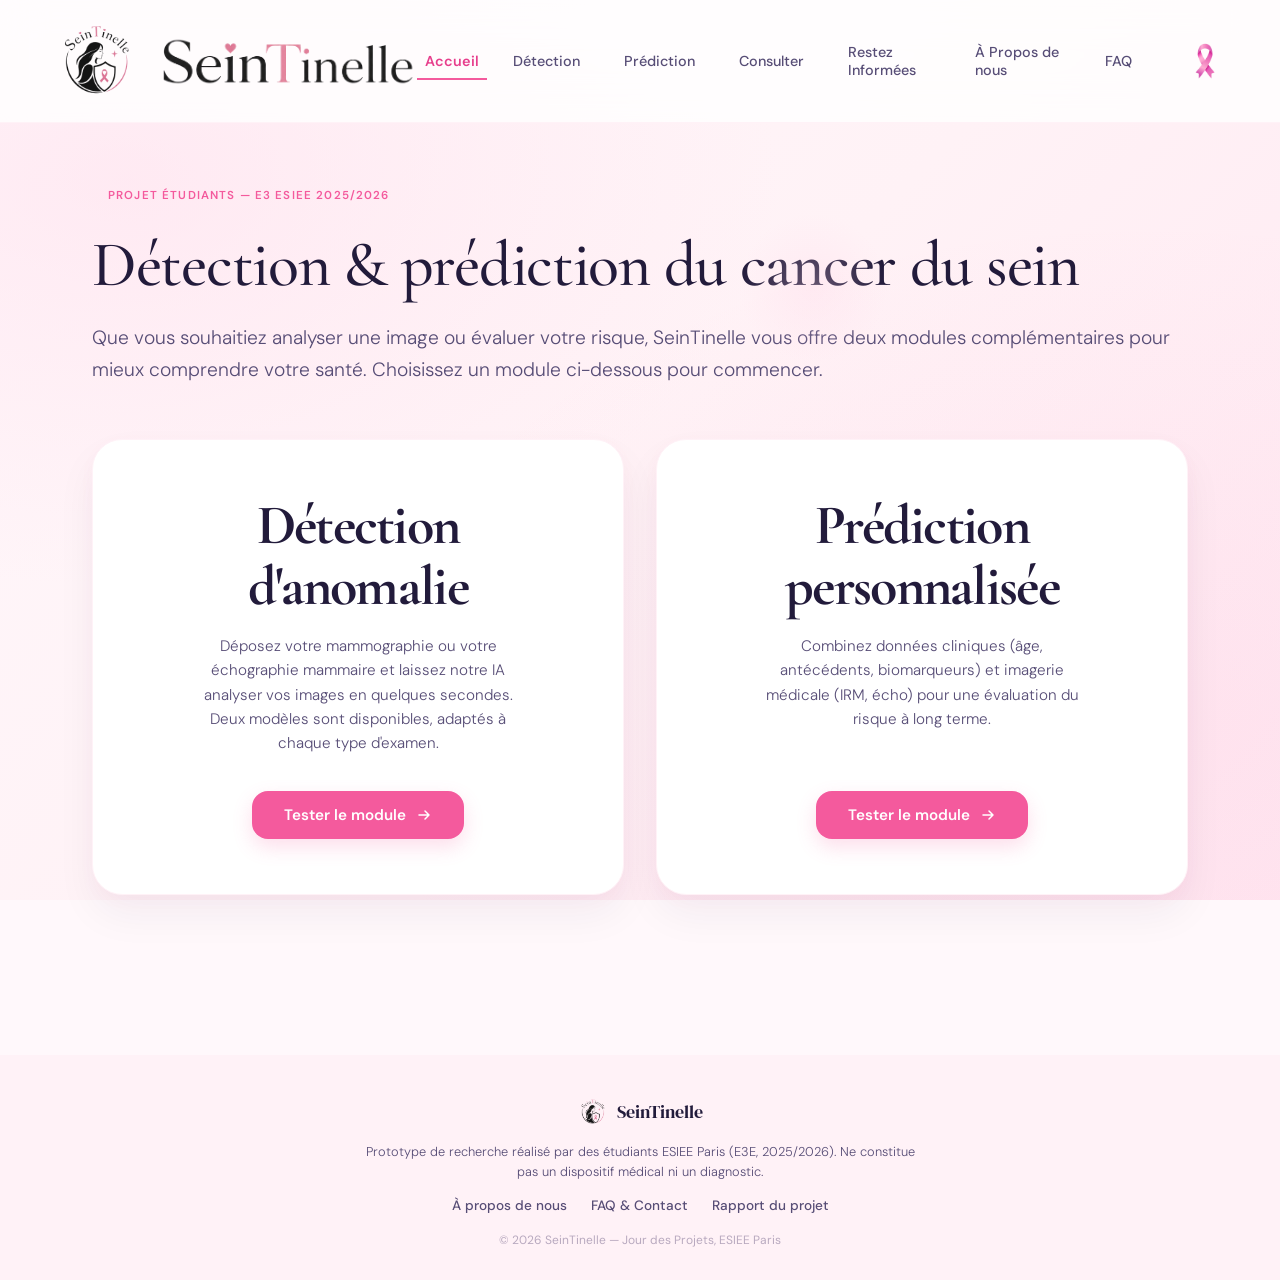
<file: frontend/index.html>
<!DOCTYPE html>
<html lang="fr">
<head>
  <meta charset="UTF-8" />
  <meta name="viewport" content="width=device-width, initial-scale=1.0" />
  <title>SeinTinelle</title>
  <link rel="stylesheet" href="style.css">
  <link rel="preconnect" href="https://fonts.googleapis.com" />
  <link href="https://fonts.googleapis.com/css2?family=DM+Serif+Display&family=DM+Sans:ital,wght@0,300;0,400;0,500;1,300&display=swap" rel="stylesheet" />
</head>
<body>

  

  <!-- ========================================================
       BARRE DE NAVIGATION 
       ======================================================== -->

  <header class="header">
    <!-- Logo SeinTinelle-->
    <a href="index.html" class="logo">
      <img src="logo.png" alt="Seintinelle Logo" class="logo-img" style="height: 90px !important;">
      <img src="nom.png" alt="description" style="height: 50px; margin-left: 12px;">
    </a>

    <!-- Liens de navigation centrés -->
    <nav class="nav">
      <a href="index.html"      class="nav-link active">Accueil</a>
      <a href="detection.html"  class="nav-link">Détection</a>
      <a href="prediction.html" class="nav-link">Prédiction</a>
      <a href="consulter.html" class="nav-link">Consulter</a>
      <a href="informees.html"  class="nav-link">Restez Informées</a>
      <a href="apropos.html"  class="nav-link">À Propos de nous</a>
      <a href="faq.html"  class="nav-link">FAQ</a>
      
    </nav>

    <!-- Logo Octobre Rose -->
    <div class="octobre-rose-wrapper">
      <img src="ruban.png" alt="Octobre Rose" class="octobre-rose-img">
    </div>
  </header>

  <!-- ========================================================
       CONTENU DE LA PAGE ACCUEIL 
       ======================================================== -->
  <main class="page">
    <div class="page-intro">
      <span class="page-tag">Projet étudiants — E3 ESIEE 2025/2026</span>
      <h1 class="page-title">Détection & prédiction du cancer du sein</h1>
      <p class="page-desc" style="max-width:100%;">
        Que vous souhaitiez analyser une image ou évaluer votre risque, SeinTinelle vous offre deux modules complémentaires pour mieux comprendre votre santé.
        Choisissez un module ci-dessous pour commencer.
      </p>
    </div>

    <div class="home-hero">

      <!-- Carte Détection -->
      <a href="detection.html" class="hero-card">
        <span class="hero-card-number">01</span>
        <div class="hero-card-icon">
          <svg viewBox="0 0 24 24" fill="none" xmlns="http://www.w3.org/2000/svg">
            <rect x="3" y="3" width="18" height="18" rx="2" stroke="currentColor" stroke-width="1.5"/>
            <circle cx="12" cy="12" r="3" stroke="currentColor" stroke-width="1.5"/>
            <path d="M12 3v3M12 18v3M3 12h3M18 12h3" stroke="currentColor" stroke-width="1.5" stroke-linecap="round" stroke-linejoin="round"/>
          </svg>
        </div>
        <h2 class="hero-card-title">Détection<br />d'anomalie</h2>
        <p class="card-desc">
          Déposez votre mammographie ou votre échographie mammaire et laissez notre IA analyser vos images en quelques secondes. Deux modèles sont disponibles, adaptés à chaque type d'examen.

        </p>
        </p>
        <!-- Nettoyé pour laisser le CSS générer le bouton rectangle rose premium -->
        <div class="hero-card-arrow">
          <svg viewBox="0 0 16 16" fill="none" xmlns="http://www.w3.org/2000/svg">
            <path d="M3 8h10M9 4l4 4-4 4" stroke="currentColor" stroke-width="1.5" stroke-linecap="round" stroke-linejoin="round"/>
          </svg>
        </div>
      </a>

      <!-- Carte Prédiction -->
      <a href="prediction.html" class="hero-card">
        <span class="hero-card-number">02</span>
        <div class="hero-card-icon">
          <svg viewBox="0 0 24 24" fill="none" xmlns="http://www.w3.org/2000/svg">
            <path d="M9 5H7a2 2 0 00-2 2v12a2 2 0 002 2h10a2 2 0 002-2V7a2 2 0 00-2-2h-2" stroke="currentColor" stroke-width="1.5"/>
            <rect x="9" y="3" width="6" height="4" rx="1" stroke="currentColor" stroke-width="1.5"/>
            <path d="M9 12h6M9 16h4" stroke="currentColor" stroke-width="1.5" stroke-linecap="round" stroke-linejoin="round"/>
          </svg>
        </div>
        <h2 class="hero-card-title">Prédiction<br />personnalisée</h2>
        <p class="hero-card-desc">
          Combinez données cliniques (âge, antécédents,
          biomarqueurs) et imagerie médicale (IRM, écho)
          pour une évaluation du risque à long terme.
        </p>
        <!-- Nettoyé pour laisser le CSS générer le bouton rectangle rose premium -->
        <div class="hero-card-arrow">
          <svg viewBox="0 0 16 16" fill="none" xmlns="http://www.w3.org/2000/svg">
            <path d="M3 8h10M9 4l4 4-4 4" stroke="currentColor" stroke-width="1.5" stroke-linecap="round" stroke-linejoin="round"/>
          </svg>
        </div>
      </a>

    </div>
  </main>

  <footer class="site-footer no-print">
    <div class="footer-content">
      <div class="footer-brand">
        <img src="logo.png" alt="SeinTinelle" class="footer-logo">
        <span>SeinTinelle</span>
      </div>
      <p class="footer-disclaimer">
        Prototype de recherche réalisé par des étudiants ESIEE Paris (E3E, 2025/2026).
        Ne constitue pas un dispositif médical ni un diagnostic.
      </p>
      <nav class="footer-links">
        <a href="apropos.html">À propos de nous</a>
        <a href="faq.html">FAQ &amp; Contact</a>
        <a href="#" target="_blank" rel="noopener">Rapport du projet</a>
      </nav>
      <p class="footer-copy">© 2026 SeinTinelle — Jour des Projets, ESIEE Paris</p>
    </div>
  </footer>

</body>
</html>
</file>
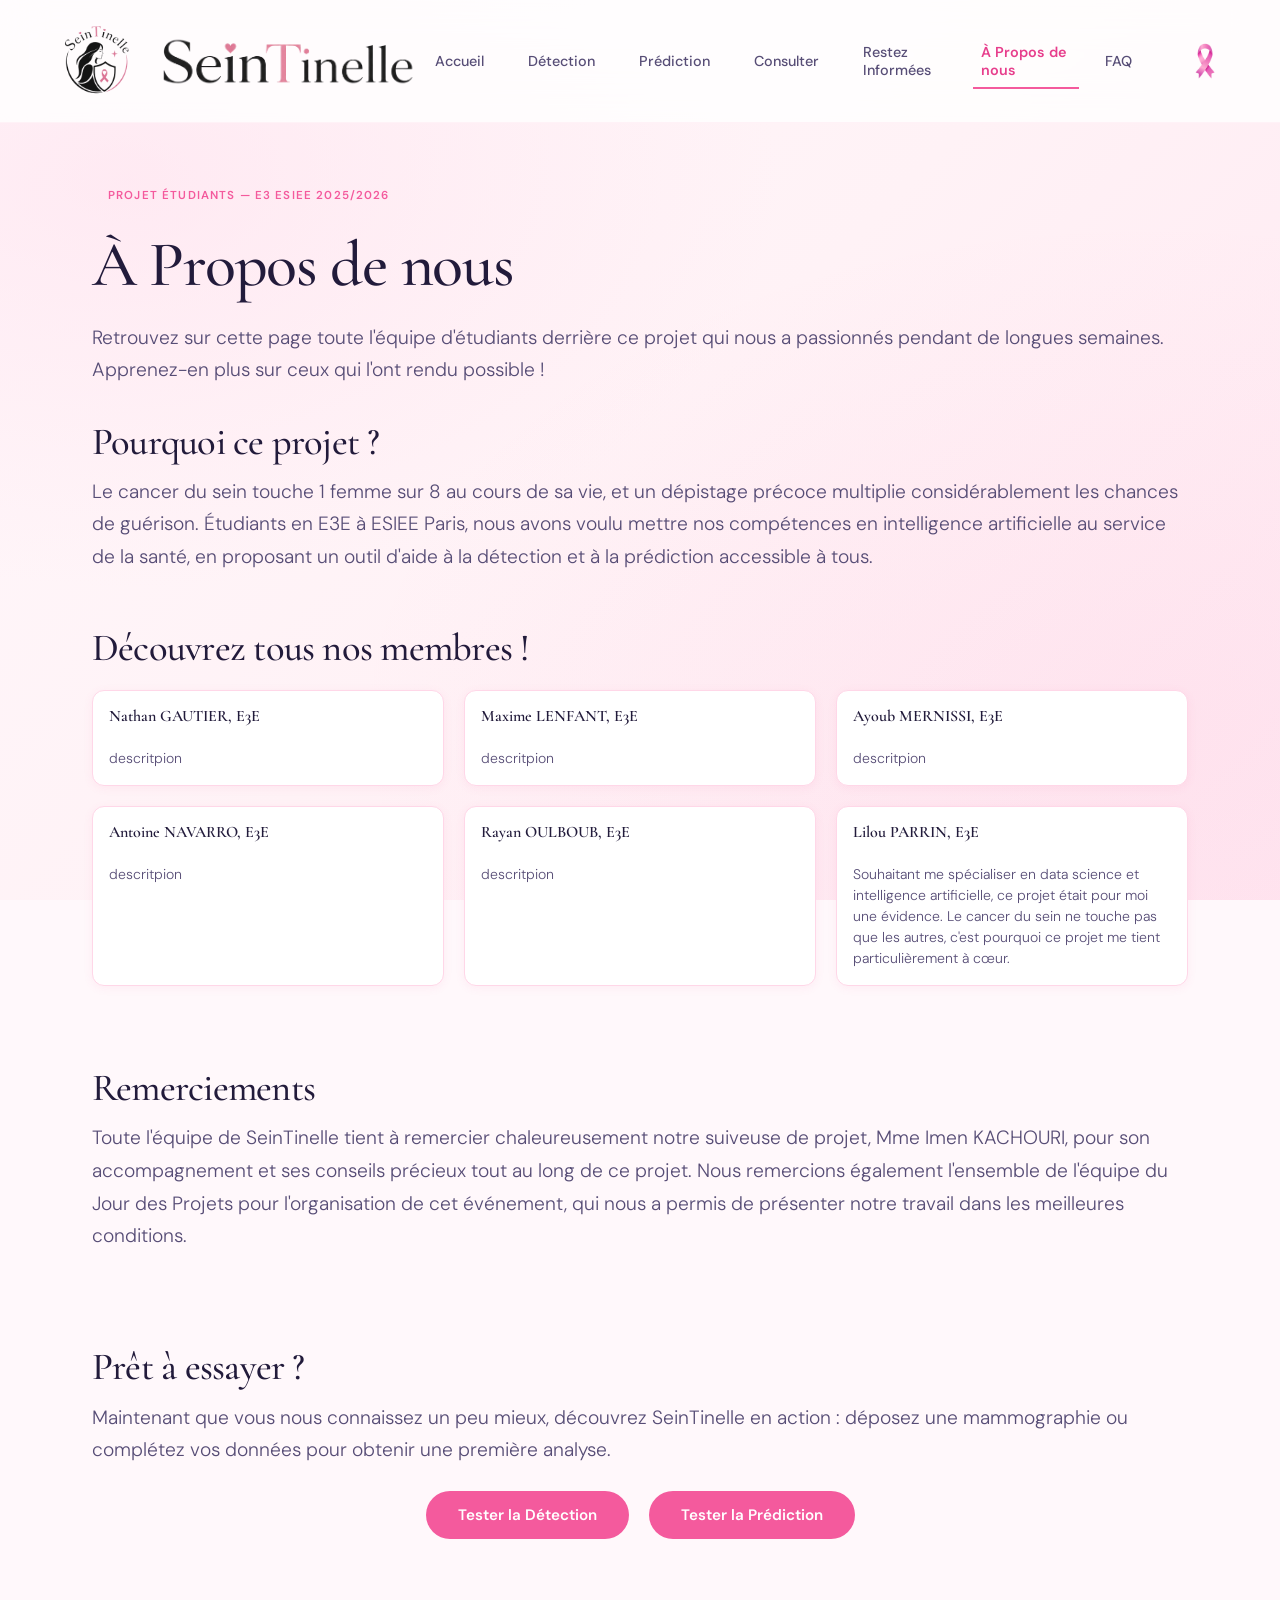
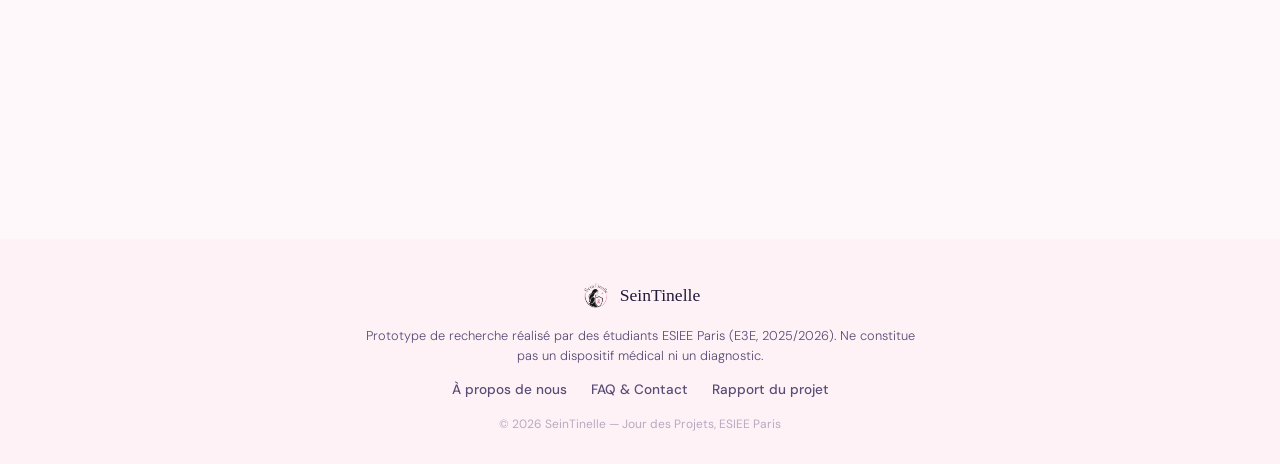
<file: frontend/apropos.html>
<!DOCTYPE html>
<html lang="fr">

<head> <!-- Afficher la page / titre sur tous les écrans et import des fichiers / mise en page -->
  <meta charset="UTF-8" />  <!-- Pour afficher les accents et caractères spéciaux -->
  <meta name="viewport" content="width=device-width, initial-scale=1.0" />
  <title>SeinTinelle — À propos de nous</title>
  <link rel="stylesheet" href="style.css" />
  <link rel="preconnect" href="https://fonts.googleapis.com" />
  <link href="https://fonts.googleapis.com/css2?family=Cormorant+Garamond:wght@500;600&family=DM+Sans:ital,wght@0,300;0,400;0,500;1,300&display=swap" rel="stylesheet" />
</head>
<body>

  <header class="header"> <!-- Logo vers page d'accueil -->
    <a href="index.html" class="logo">
      <img src="logo.png" alt="Seintinelle Logo" class="logo-img" style="height: 90px !important;">
      <img src="nom.png" alt="description" style="height: 50px; margin-left: 12px;">
    </a>

    <nav class="nav"> <!-- Menu de navigation -->
      <a href="index.html"      class="nav-link">Accueil</a>
      <a href="detection.html"  class="nav-link">Détection</a>
      <a href="prediction.html" class="nav-link">Prédiction</a>
      <a href="consulter.html" class="nav-link">Consulter</a>
      <a href="informees.html"  class="nav-link">Restez Informées</a>
      <a href="apropos.html"  class="nav-link active">À Propos de nous</a>
      <a href="faq.html"  class="nav-link">FAQ</a>

    </nav>
    <div class="octobre-rose-wrapper">
      <img src="ruban.png" alt="Octobre Rose" class="octobre-rose-img">
    </div>
  </header>

  <main class="page">

    <div class="page-intro"> <!-- Introduction de la page -->
      <span class="page-tag">Projet étudiants — E3 ESIEE 2025/2026</span>
      <h1 class="page-title">À Propos de nous</h1>
      <p class="page-desc" style="max-width:100%;">
        Retrouvez sur cette page toute l'équipe d'étudiants derrière ce projet 
        qui nous a passionnés pendant de longues semaines. Apprenez-en plus sur 
        ceux qui l'ont rendu possible !
        <br><br>

      </p>
      <h2 class="info-section-title">Pourquoi ce projet ?</h2>
      <p class="page-desc" style="max-width:100%;">
        Le cancer du sein touche 1 femme sur 8 au cours de sa vie, et un dépistage 
        précoce multiplie considérablement les chances de guérison. Étudiants en E3E 
        à ESIEE Paris, nous avons voulu mettre nos compétences en intelligence 
        artificielle au service de la santé, en proposant un outil d'aide à la 
        détection et à la prédiction accessible à tous.
      </p>

    </div>

 <!-- ══════════════════════════════════════════
     SECTION 1 — MEMBRES DE L'EQUIPE
     ══════════════════════════════════════════ -->

<div class="info-section"> <!-- Conteneur global -->
  <h2 class="info-section-title">Découvrez tous nos membres !</h2>

  <div class="info-grid"> <!-- Grille uniquement pour les cartes -->

    <div class="info-card">
      <h3 class="info-card-title">Nathan GAUTIER, E3E</h3>
      <p class="info-card-desc">descritpion</p>
    </div>

    <div class="info-card">
      <h3 class="info-card-title">Maxime LENFANT, E3E</h3>
      <p class="info-card-desc">descritpion</p>
    </div>

    <div class="info-card">
      <h3 class="info-card-title">Ayoub MERNISSI, E3E</h3>
      <p class="info-card-desc">descritpion</p>
    </div>

    <div class="info-card">
      <h3 class="info-card-title">Antoine NAVARRO, E3E</h3>
      <p class="info-card-desc">descritpion</p>
    </div>

    <div class="info-card">
      <h3 class="info-card-title">Rayan OULBOUB, E3E</h3>
      <p class="info-card-desc">descritpion</p>
    </div>

    <div class="info-card">
      <h3 class="info-card-title">Lilou PARRIN, E3E</h3>
      <p class="info-card-desc">Souhaitant me spécialiser en data science 
        et intelligence artificielle, ce projet était pour moi une évidence. 
        Le cancer du sein ne touche pas que les autres, c'est pourquoi ce projet 
        me tient particulièrement à cœur.</p>
    </div>

  </div>
</div>

<!-- ══════════════════════════════════════════
     SECTION 2 — Remerciements
     ══════════════════════════════════════════ -->
     <h2 class="info-section-title">Remerciements</h2>
     <p class="page-desc" style="max-width:100%;">
      Toute l'équipe de SeinTinelle tient à remercier chaleureusement notre 
      suiveuse de projet, Mme Imen KACHOURI, pour son accompagnement et ses 
      conseils précieux tout au long de ce projet. Nous remercions également 
      l'ensemble de l'équipe du Jour des Projets pour l'organisation de cet 
      événement, qui nous a permis de présenter notre travail dans les 
      meilleures conditions.
      <br><br>
     </p>

   <!-- ══════════════════════════════════════════
     SECTION 3 — CTA FINAL
     ══════════════════════════════════════════ -->

<div class="info-section cta-section">
  <h2 class="info-section-title">Prêt à essayer ?</h2>
  <p class="page-desc" style="max-width:100%;">
    Maintenant que vous nous connaissez un peu mieux, découvrez SeinTinelle 
    en action : déposez une mammographie ou complétez vos données pour 
    obtenir une première analyse.
  </p>

  <div class="cta-buttons">
    <a href="detection.html" class="cta-btn">Tester la Détection</a>
    <a href="prediction.html" class="cta-btn">Tester la Prédiction</a>
  </div>
</div>

  </main>

  <footer class="site-footer">
    <div class="footer-content">
      <div class="footer-brand">
        <img src="logo.png" alt="SeinTinelle" class="footer-logo">
        <span>SeinTinelle</span>
      </div>
      <p class="footer-disclaimer">
        Prototype de recherche réalisé par des étudiants ESIEE Paris (E3E, 2025/2026).
        Ne constitue pas un dispositif médical ni un diagnostic.
      </p>
      <nav class="footer-links">
        <a href="apropos.html">À propos de nous</a>
        <a href="faq.html">FAQ &amp; Contact</a>
        <a href="#" target="_blank" rel="noopener">Rapport du projet</a>
      </nav>
      <p class="footer-copy">© 2026 SeinTinelle — Jour des Projets, ESIEE Paris</p>
    </div>
  </footer>

</body>
</html>
</file>
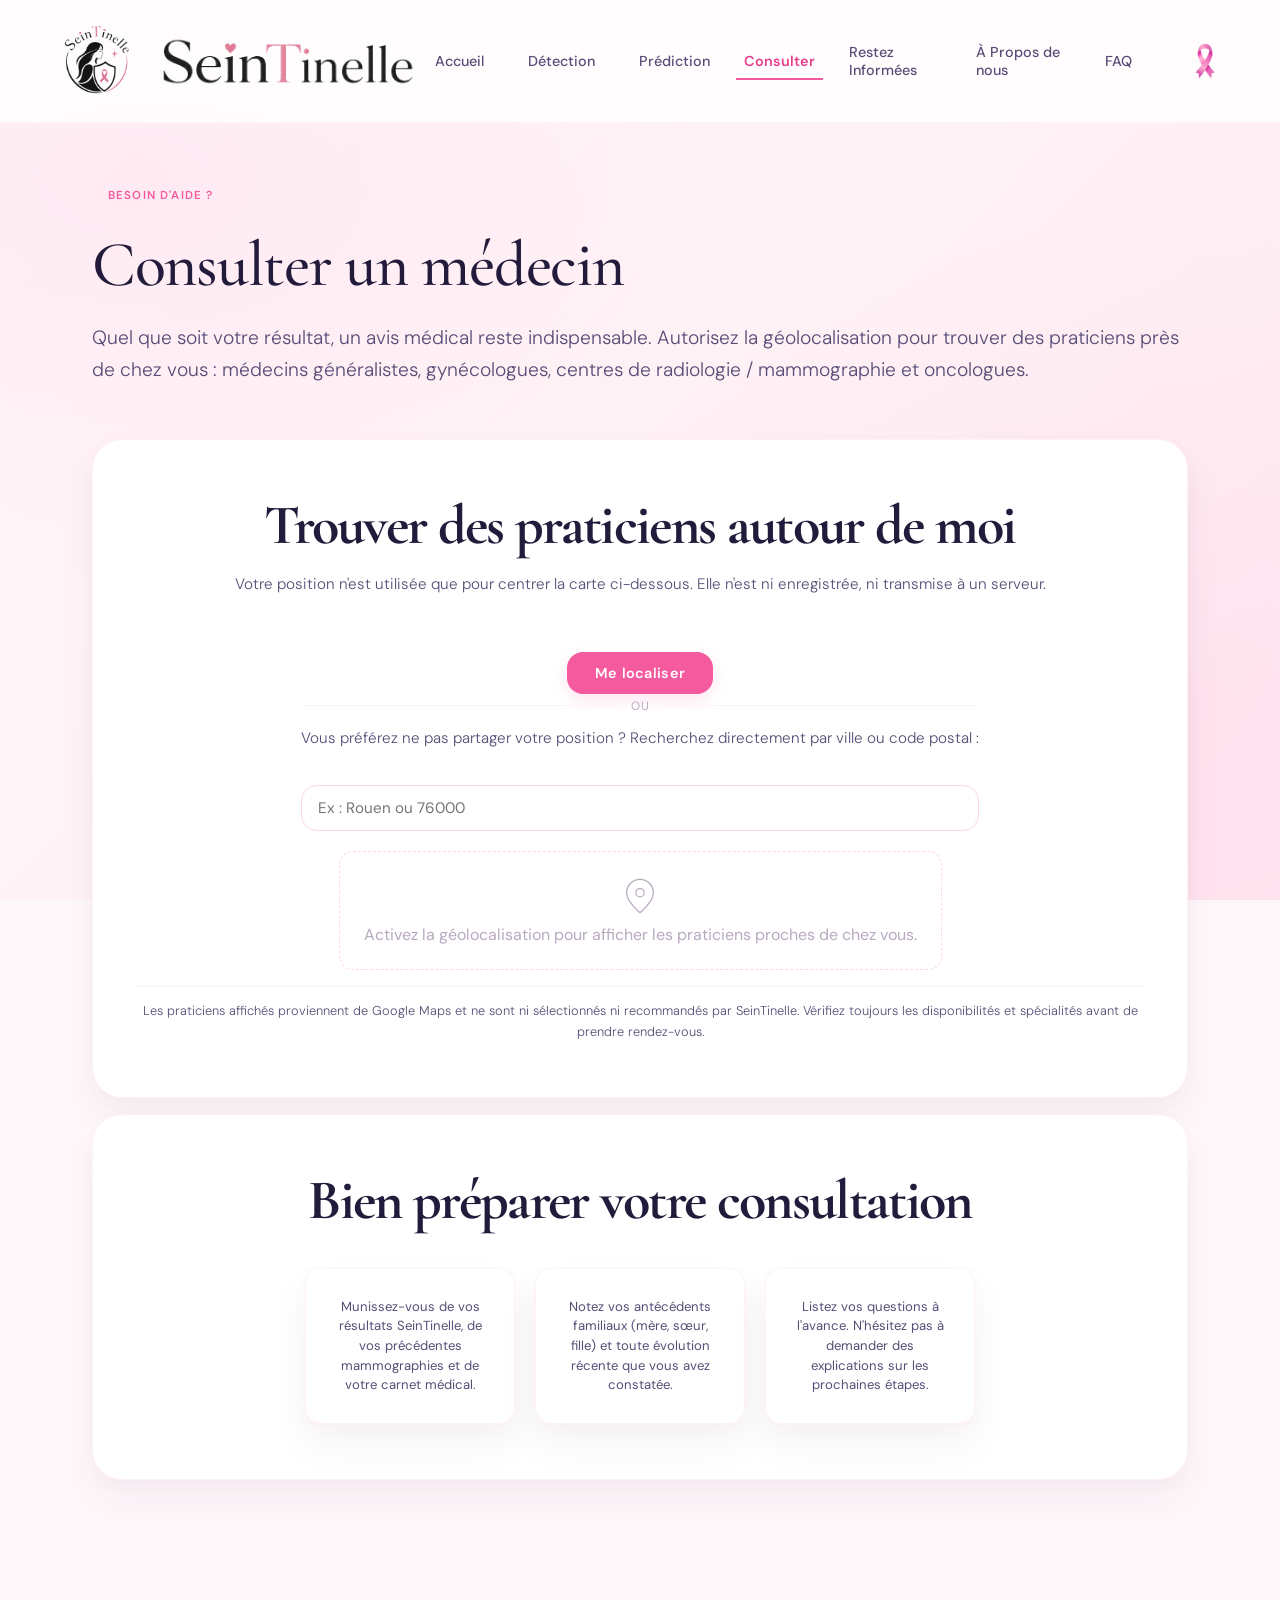
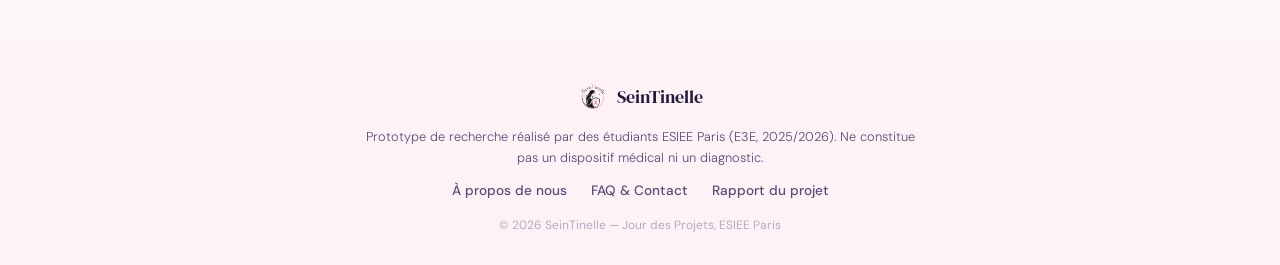
<file: frontend/consulter.html>
<!DOCTYPE html>
<html lang="fr">
<head>
  <meta charset="UTF-8" />
  <meta name="viewport" content="width=device-width, initial-scale=1.0" />
  <title>SeinTinelle — Consulter un médecin</title>
  <link rel="stylesheet" href="style.css" />
  <link rel="preconnect" href="https://fonts.googleapis.com" />
  <link href="https://fonts.googleapis.com/css2?family=DM+Serif+Display&family=DM+Sans:ital,wght@0,300;0,400;0,500;1,300&display=swap" rel="stylesheet" />
</head>
<body>

  <header class="header">
    <a href="index.html" class="logo">
      <img src="logo.png" alt="Seintinelle Logo" class="logo-img" style="height: 90px !important;">
      <img src="nom.png" alt="description" style="height: 50px; margin-left: 12px;">
    </a>
    <nav class="nav">
      <a href="index.html"      class="nav-link">Accueil</a>
      <a href="detection.html"  class="nav-link">Détection</a>
      <a href="prediction.html" class="nav-link">Prédiction</a>
      <a href="consulter.html"  class="nav-link active">Consulter</a>
      <a href="informees.html"  class="nav-link">Restez Informées</a>
      <a href="apropos.html"    class="nav-link">À Propos de nous</a>
      <a href="faq.html"        class="nav-link">FAQ</a>
    </nav>
    <div class="octobre-rose-wrapper">
      <img src="ruban.png" alt="Octobre Rose" class="octobre-rose-img">
    </div>
  </header>

  <main class="page">

    <div class="page-intro">
      <span class="page-tag">Besoin d'aide ?</span>
      <h1 class="page-title">Consulter un médecin</h1>
      <p class="page-desc" style="max-width:100%;">
        Quel que soit votre résultat, un avis médical reste indispensable.
        Autorisez la géolocalisation pour trouver des praticiens près de chez vous :
        médecins généralistes, gynécologues, centres de radiologie / mammographie et oncologues.
      </p>
    </div>

    <div class="card mt-16">
      <p class="card-title">Localisation</p>
      <h2 class="card-heading">Trouver des praticiens autour de moi</h2>
      <p class="card-desc" style="max-width:100%;">
        Votre position n'est utilisée que pour centrer la carte ci-dessous.
        Elle n'est ni enregistrée, ni transmise à un serveur.
      </p>

      <button class="btn-primary" id="locateBtn" style="margin-top:8px;margin-bottom:20px;">
        <span>Me localiser</span>
      </button>

      <div class="manual-locate">
        <p class="manual-locate-sep"><span>ou</span></p>
        <p class="card-desc" style="max-width:100%;">
          Vous préférez ne pas partager votre position ? Recherchez directement par ville ou code postal :
        </p>
        <div class="manual-locate-row">
          <input type="text" id="manualLocationInput" placeholder="Ex : Rouen ou 76000" />
          <button class="btn-secondary" id="manualLocateBtn" type="button">Rechercher</button>
        </div>
      </div>

      <div class="filter-row hidden" id="filterRow">
        <button class="filter-chip active" data-q="médecin">Tous</button>
        <button class="filter-chip" data-q="médecin généraliste">Généraliste</button>
        <button class="filter-chip" data-q="gynécologue">Gynécologue</button>
        <button class="filter-chip" data-q="centre de radiologie mammographie">Radiologie / Mammographie</button>
        <button class="filter-chip" data-q="oncologue cancérologue">Oncologue</button>
      </div>

      <div class="map-state map-idle" id="mapIdle">
        <svg viewBox="0 0 48 48" fill="none" xmlns="http://www.w3.org/2000/svg">
          <path d="M24 4C15.2 4 8 11.2 8 20c0 11 16 24 16 24s16-13 16-24c0-8.8-7.2-16-16-16z" stroke="currentColor" stroke-width="1.5" stroke-linejoin="round"/>
          <circle cx="24" cy="20" r="5" stroke="currentColor" stroke-width="1.5"/>
        </svg>
        <p>Activez la géolocalisation pour afficher les praticiens proches de chez vous.</p>
      </div>

      <div class="map-state map-error hidden" id="mapError">
        <svg viewBox="0 0 48 48" fill="none" xmlns="http://www.w3.org/2000/svg" style="color:var(--danger)">
          <circle cx="24" cy="24" r="20" stroke="currentColor" stroke-width="1.5"/>
          <path d="M24 16v10M24 30v2" stroke="currentColor" stroke-width="2" stroke-linecap="round"/>
        </svg>
        <p style="font-weight:500">Localisation indisponible</p>
        <p style="font-size:0.85rem;color:var(--text-muted);text-align:center;line-height:1.5">
          Vérifiez que la géolocalisation est autorisée pour ce site
          dans les réglages de votre navigateur, puis réessayez —
          ou utilisez la recherche par ville / code postal ci-dessus.
        </p>
      </div>

      <div class="map-wrapper hidden" id="mapWrapper" style="width:100%;">
        <iframe
          id="mapFrame"
          width="100%"
          height="280"
          style="border:0;border-radius:14px;display:block;"
          loading="lazy"
          referrerpolicy="no-referrer-when-downgrade">
        </iframe>

        <a href="#" id="openMapsLink" target="_blank" rel="noopener" style="display:inline-flex;align-items:center;justify-content:center;gap:8px;text-decoration:none;margin-top:12px;width:100%;">
          Voir tous les résultats sur Google Maps
          <svg viewBox="0 0 16 16" fill="none" xmlns="http://www.w3.org/2000/svg" style="width:14px;height:14px;flex-shrink:0;">
            <path d="M6 3h7v7M13 3L3 13" stroke="currentColor" stroke-width="1.5" stroke-linecap="round" stroke-linejoin="round"/>
          </svg>
        </a>
      </div>

      <p class="disclaimer" style="margin-top:16px;">
        Les praticiens affichés proviennent de Google Maps et ne sont ni sélectionnés
        ni recommandés par SeinTinelle. Vérifiez toujours les disponibilités et
        spécialités avant de prendre rendez-vous.
      </p>
    </div>

    <div class="card mt-16">
      <p class="card-title">Avant le rendez-vous</p>
      <h2 class="card-heading">Bien préparer votre consultation</h2>
      <div class="info-grid" style="grid-template-columns: repeat(3, 1fr);">
        <div class="stat-card">
          <div class="stat-label">Munissez-vous de vos résultats SeinTinelle, de vos précédentes mammographies et de votre carnet médical.</div>
        </div>
        <div class="stat-card">
          <div class="stat-label">Notez vos antécédents familiaux (mère, sœur, fille) et toute évolution récente que vous avez constatée.</div>
        </div>
        <div class="stat-card">
          <div class="stat-label">Listez vos questions à l'avance. N'hésitez pas à demander des explications sur les prochaines étapes.</div>
        </div>
      </div>
    </div>

  </main>

  <footer class="site-footer no-print">
    <div class="footer-content">
      <div class="footer-brand">
        <img src="logo.png" alt="SeinTinelle" class="footer-logo">
        <span>SeinTinelle</span>
      </div>
      <p class="footer-disclaimer">
        Prototype de recherche réalisé par des étudiants ESIEE Paris (E3E, 2025/2026).
        Ne constitue pas un dispositif médical ni un diagnostic.
      </p>
      <nav class="footer-links">
        <a href="apropos.html">À propos de nous</a>
        <a href="faq.html">FAQ &amp; Contact</a>
        <a href="#" target="_blank" rel="noopener">Rapport du projet</a>
      </nav>
      <p class="footer-copy">© 2026 SeinTinelle — Jour des Projets, ESIEE Paris</p>
    </div>
  </footer>

  <script src="consulter.js"></script>
</body>
</html>
</file>
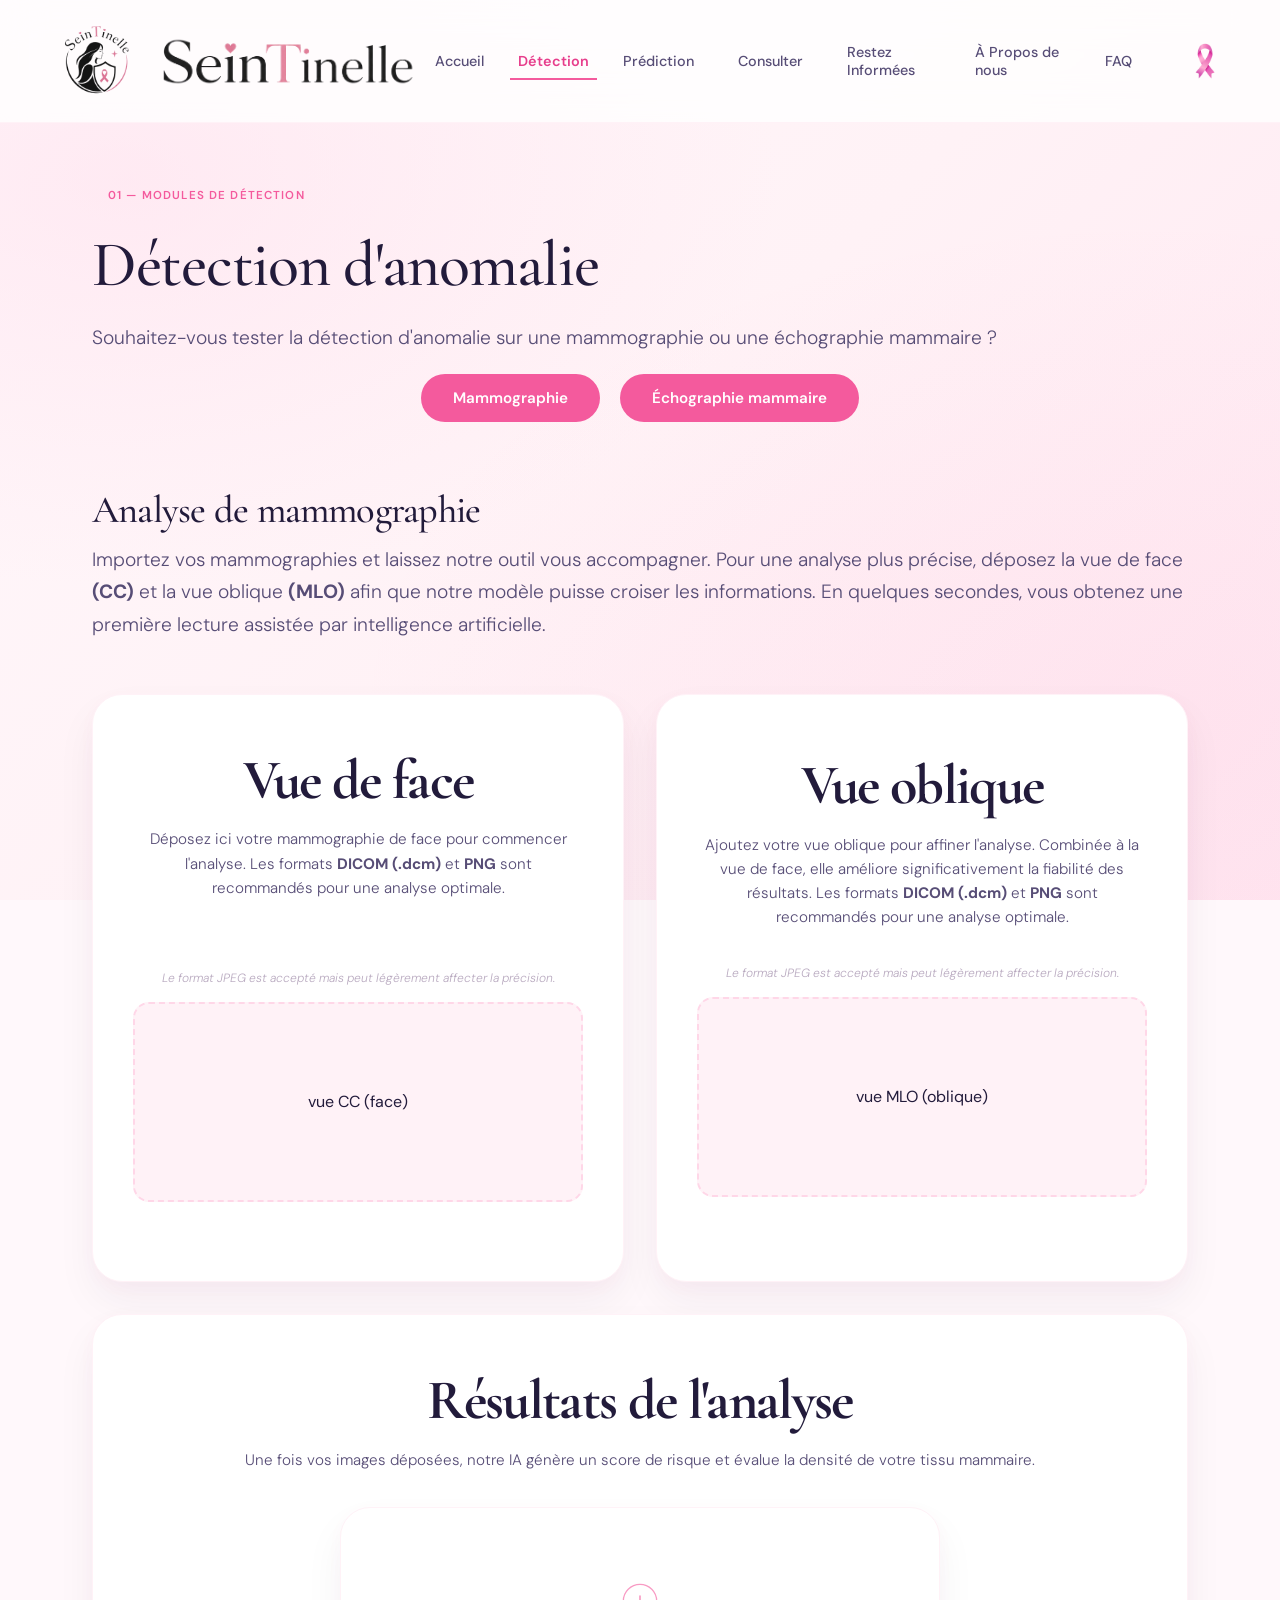
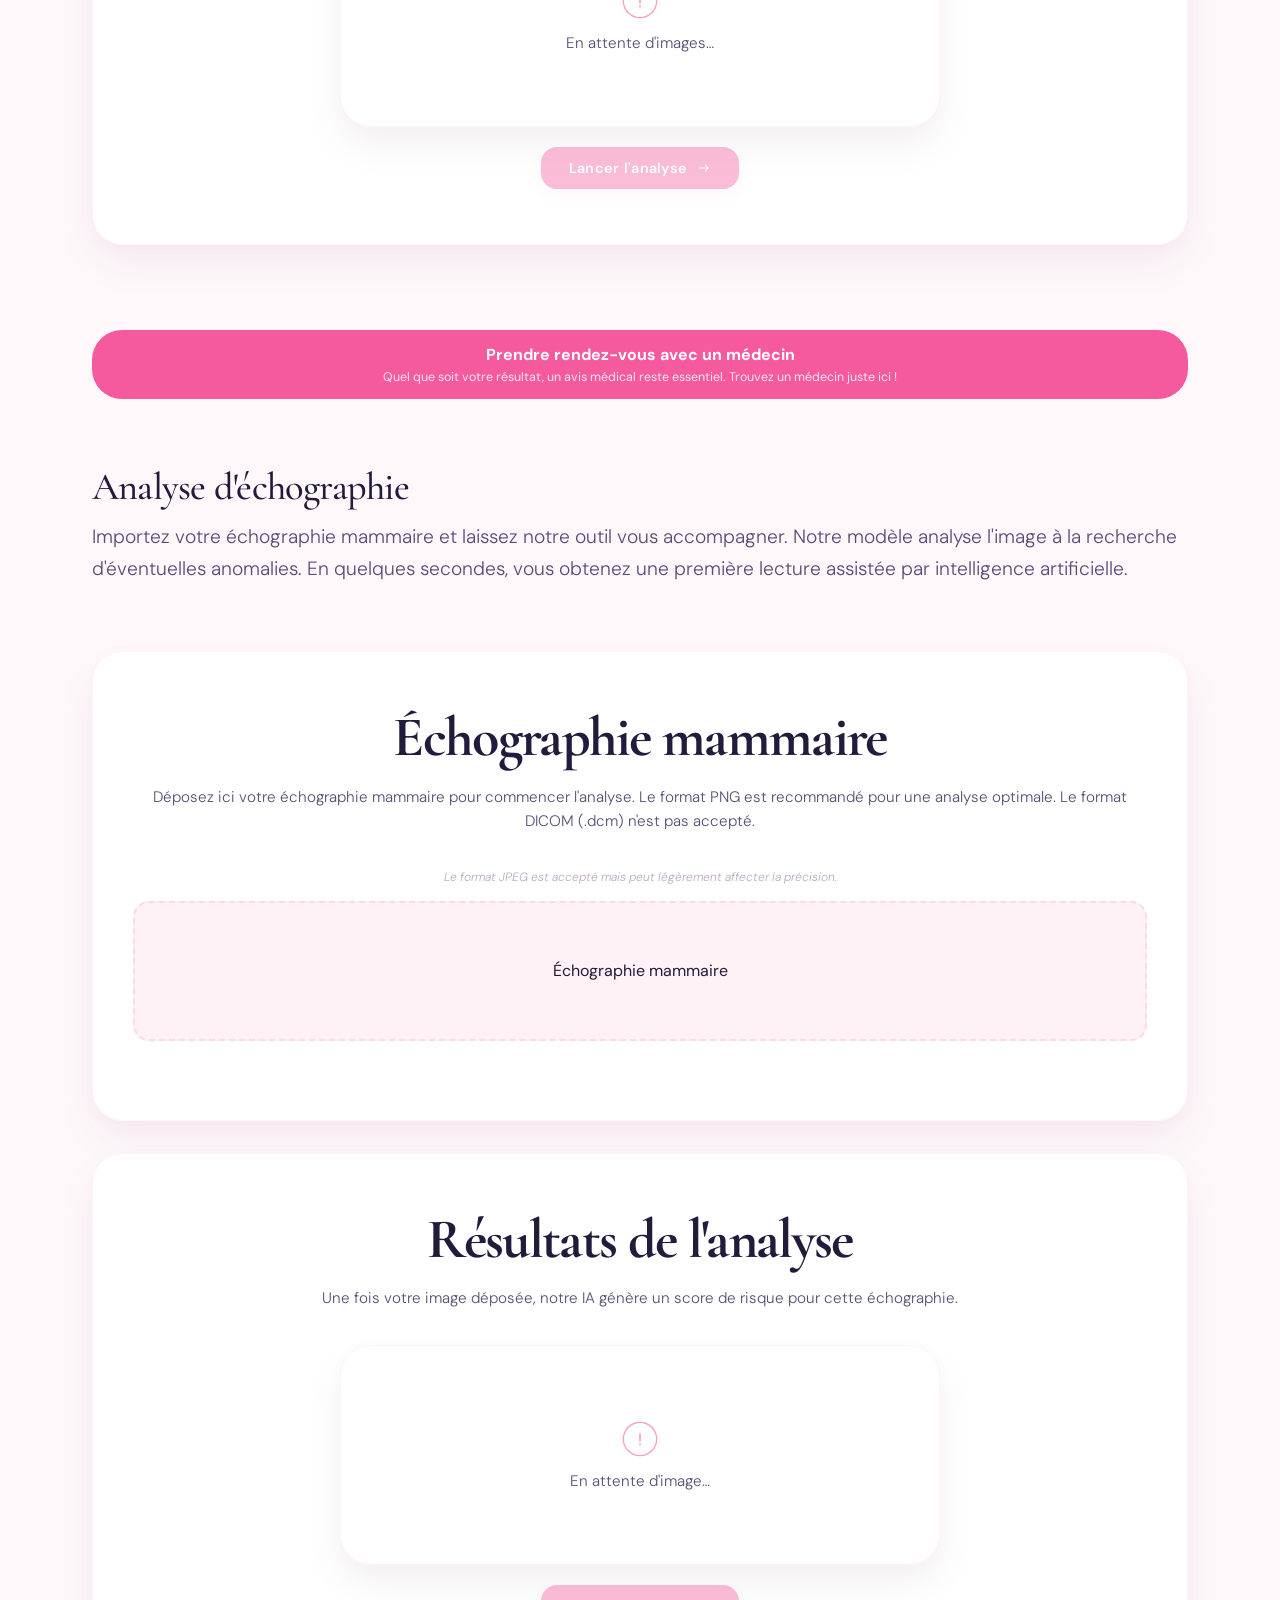
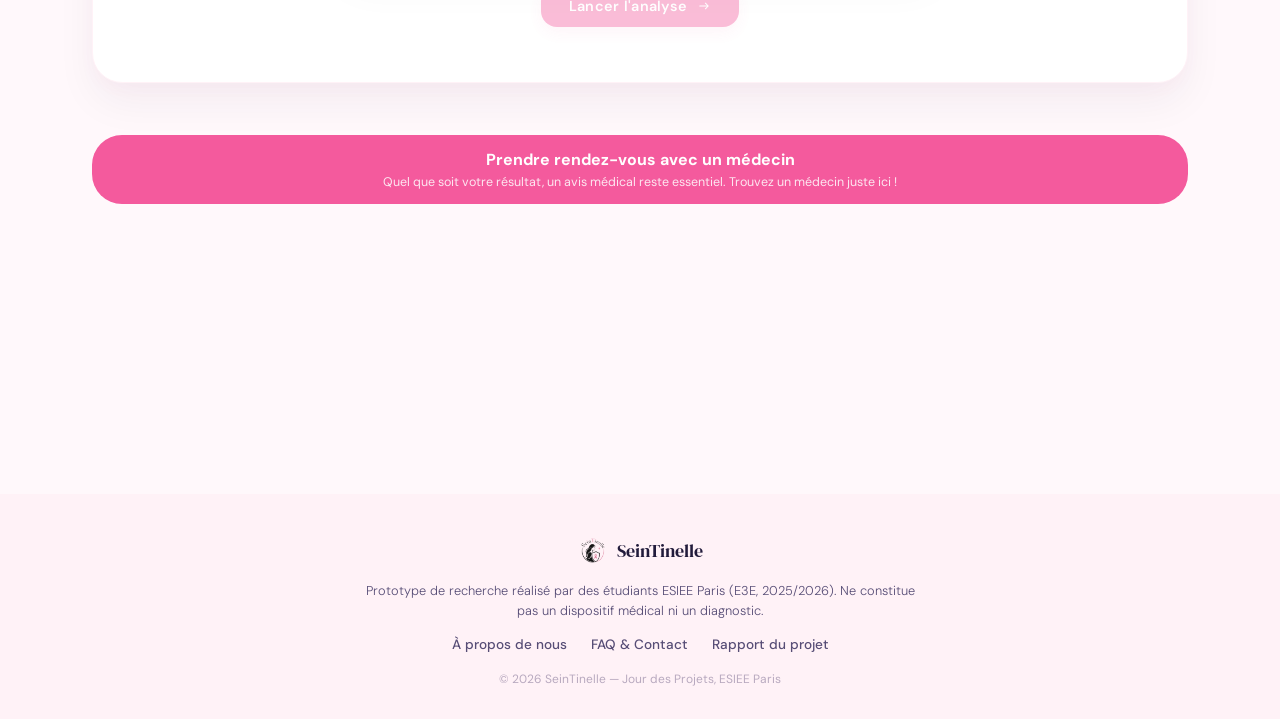
<file: frontend/detection.html>
<!DOCTYPE html>
<html lang="fr">
<head>
  <meta charset="UTF-8" />
  <meta name="viewport" content="width=device-width, initial-scale=1.0" />
  <title>SeinTinelle — Détection</title>
  <link rel="stylesheet" href="style.css" />
  <link rel="preconnect" href="https://fonts.googleapis.com" />
  <link href="https://fonts.googleapis.com/css2?family=DM+Serif+Display&family=DM+Sans:ital,wght@0,300;0,400;0,500;1,300&display=swap" rel="stylesheet" />
</head>
<body>

  <!-- POPUP PRÉVENTION -->
  <div class="prevention-overlay hidden" id="preventionOverlay">
    <div class="prevention-modal">
      <div class="prevention-ribbon">🎗</div>
      <span class="prevention-tag">Rappel de prévention</span>
      <h2 class="prevention-title">L'IA ne remplace pas<br>un dépistage officiel</h2>
      <p class="prevention-body">
        Ce système est un <strong>outil d'aide à la détection.</strong><br>
        Seul un examen médical réalisé et interprété par un <strong>radiologues certifiés</strong> permet d'établir un <strong>diagnostic fiable.</strong>
      </p>
      <div class="prevention-stat">
        <div class="prevention-stat-num">90%</div>
        <div class="prevention-stat-text">des cancers du sein se guérissent lorsqu'ils sont détectés à un <strong>stade précoce.</strong></div>
      </div>
      <div class="prevention-bar-track">
        <div class="prevention-bar-fill" id="prevBar"></div>
      </div>
      <p class="prevention-progress-label" id="prevLabel">Analyse en cours… fermeture automatique</p>
      <button class="btn-primary" onclick="closePrevention()">J'ai compris, continuer</button>
    </div>
  </div>

  <header class="header no-print">
    <!-- Logo SeinTinelle + Nom -->
    <a href="index.html" class="logo">
      <img src="logo.png" alt="Seintinelle Logo" class="logo-img" style="height: 90px !important;">
      <img src="nom.png" alt="description" style="height: 50px; margin-left: 12px;">
    </a>

    <nav class="nav">
      <a href="index.html"      class="nav-link">Accueil</a>
      <a href="detection.html"  class="nav-link active">Détection</a>
      <a href="prediction.html" class="nav-link">Prédiction</a>
      <a href="consulter.html" class="nav-link">Consulter</a>
      <a href="informees.html"  class="nav-link">Restez Informées</a>
      <a href="apropos.html"  class="nav-link">À Propos de nous</a>
      <a href="faq.html"  class="nav-link">FAQ</a>
    </nav>

    <!-- Logo Octobre Rose -->
    <div class="octobre-rose-wrapper">
      <img src="ruban.png" alt="Octobre Rose" class="octobre-rose-img">
    </div>
  </header>

  <main class="page">
    <div class="page-intro">
      <span class="page-tag">01 — Modules de détection</span>
      <h1 class="page-title">Détection d'anomalie</h1>
      <p class="page-desc" style="max-width:100%;">
        Souhaitez-vous tester la détection d'anomalie sur une mammographie ou une échographie mammaire ?
      </p>
    
      <div class="cta-buttons no-print" style="justify-content:center; margin-top:20px;">
        <a href="#mammographie" class="cta-btn">Mammographie</a>
        <a href="#echographie" class="cta-btn">Échographie mammaire</a>
      </div>
      <p class="page-desc" style="max-width:100%;">
        <br><br>
      </p>
    
      <h2 class="info-section-title" id="mammographie">Analyse de mammographie</h2>
      <p class="page-desc" style="max-width:100%;">
        Importez vos mammographies et laissez notre outil vous accompagner. Pour une analyse plus précise, déposez la vue de face <strong>(CC)</strong> et la vue oblique <strong>(MLO)</strong> afin que notre modèle puisse croiser les informations. En quelques secondes, vous obtenez une première lecture assistée par intelligence artificielle.
      </p>
    </div>

    <!-- Ligne du haut : deux vues côte à côte -->
    <div class="no-print" style="display:grid;grid-template-columns:1fr 1fr;gap:32px;margin-bottom:32px;">

      <!-- Vue 1 -->
      <div class="card">
        <p class="card-title">Vue 1 — Obligatoire</p>
        <h2 class="card-heading">Vue de face</h2>
        <p class="card-desc" style="max-width:100%;">Déposez ici votre mammographie de face pour commencer l'analyse. Les formats <strong>DICOM (.dcm)</strong> et <strong>PNG</strong> sont recommandés pour une analyse optimale.</p>
        <p class="card-desc" style="max-width:100%;">
        </p>

        <p class="info-secondaire" style="margin-bottom:16px;">Le format JPEG est accepté mais peut légèrement affecter la précision.</p>
        <div class="format-warning hidden" id="formatWarning1">
          <svg viewBox="0 0 16 16" fill="none"><path d="M8 2a6 6 0 100 12A6 6 0 008 2zM8 6v3M8 10.5v.5" stroke="currentColor" stroke-width="1.5" stroke-linecap="round"/></svg>
          Pour des résultats optimaux, utilisez un fichier DICOM (.dcm) ou PNG. Le format JPEG est accepté mais peut légèrement affecter la précision.
        </div>

        <div class="dropzone" id="dropzone1">
          <input type="file" id="fileInput1" accept=".dcm,.jpg,.jpeg,.png" hidden />
          <div class="dropzone-inner" id="dropzoneInner1">
            <svg class="dropzone-icon" viewBox="0 0 48 48" fill="none">
              <circle cx="24" cy="24" r="22" stroke="currentColor" stroke-width="1.5"/>
              <path d="M24 32V18M18 24l6-6 6 6" stroke="currentColor" stroke-width="1.5" stroke-linecap="round" stroke-linejoin="round"/>
            </svg>
            <p class="dropzone-text">vue CC (face)<br/><span> <button class="link-btn" id="browseBtn1">parcourir</button></span></p>
          </div>
          <img id="preview1" class="preview-img hidden" alt="Vue 1" />
          <div id="dicomPreview1" class="dicom-badge hidden">DICOM chargé</div>
        </div>
      </div>

      <!-- Vue 2 -->
      <div class="card">
        <p class="card-title">Vue 2 — Recommandée</p>
        <h2 class="card-heading">Vue oblique</h2>
        <p class="card-desc" style="max-width:100%;">Ajoutez votre vue oblique pour affiner l'analyse. Combinée à la vue de face, elle améliore significativement la fiabilité des résultats. Les formats <strong>DICOM (.dcm)</strong> et <strong>PNG</strong> sont recommandés pour une analyse optimale.</p>
        <p class="info-secondaire" style="margin-bottom:16px;">Le format JPEG est accepté mais peut légèrement affecter la précision.</p>

    

        <div class="format-warning hidden" id="formatWarning2">
          <svg viewBox="0 0 16 16" fill="none"><path d="M8 2a6 6 0 100 12A6 6 0 008 2zM8 6v3M8 10.5v.5" stroke="currentColor" stroke-width="1.5" stroke-linecap="round"/></svg>
          Pour des résultats optimaux, utilisez un fichier DICOM (.dcm) ou PNG. Le format JPEG est accepté mais peut légèrement affecter la précision.
        </div>

        <div class="dropzone" id="dropzone2">
          <input type="file" id="fileInput2" accept=".dcm,.jpg,.jpeg,.png" hidden />
          <div class="dropzone-inner" id="dropzoneInner2">
            <svg class="dropzone-icon" viewBox="0 0 48 48" fill="none">
              <circle cx="24" cy="24" r="22" stroke="currentColor" stroke-width="1.5"/>
              <path d="M24 32V18M18 24l6-6 6 6" stroke="currentColor" stroke-width="1.5" stroke-linecap="round" stroke-linejoin="round"/>
            </svg>
            <p class="dropzone-text">vue MLO (oblique)<br/><span> <button class="link-btn" id="browseBtn2">parcourir</button></span></p>
          </div>
          <img id="preview2" class="preview-img hidden" alt="Vue 2" />
          <div id="dicomPreview2" class="dicom-badge hidden">DICOM chargé</div>
        </div>
      </div>

    </div>

    <!-- Ligne du bas : résultat mammo + boutons -->
    <div class="card" style="width:100%;">
      <p class="card-title">Résultat</p>
      <h2 class="card-heading">Résultats de l'analyse</h2>
      <p class="card-desc" style="max-width:100%;">Une fois vos images déposées, notre IA génère un score de risque et évalue la densité de votre tissu mammaire.</p>

      <div class="result-box" id="resultBox" style="width:100%;max-width:600px;">
        <div class="result-idle" id="resultIdle">
          <svg viewBox="0 0 48 48" fill="none" style="width:40px;height:40px">
            <circle cx="24" cy="24" r="20" stroke="currentColor" stroke-width="1.5"/>
            <path d="M24 18v8M24 30v1" stroke="currentColor" stroke-width="2" stroke-linecap="round"/>
          </svg>
          <p>En attente d'images…</p>
        </div>
        <div class="result-loading hidden" id="resultLoading">
          <div class="spinner"></div>
          <p id="loadingMsg">Recadrage en cours…</p>
        </div>
        <div class="result-output hidden" id="resultOutput">
          <div class="result-score-row">
            <div class="result-score" id="resultScore">—</div>
            <div class="result-badge" id="resultBadge">—</div>
          </div>
          <div class="progress-bar-track">
            <div class="progress-bar-fill" id="progressFill" style="width:0%"></div>
          </div>
          <p class="result-prob-label" id="resultProbLabel">Score de risque détecté</p>

          <div class="density-row" id="densityRow" style="display:none">
            <span class="meta-key">Densité mammaire</span>
            <div class="density-badges" id="densityBadges">
              <span class="density-badge" data-d="A">A</span>
              <span class="density-badge" data-d="B">B</span>
              <span class="density-badge" data-d="C">C</span>
              <span class="density-badge" data-d="D">D</span>
            </div>
          </div>
          <p class="result-prob-label" style="margin-top:8px;">Une densité élevée (C ou D) peut rendre la détection plus difficile et est associée à un risque accru de cancer du sein.</p>

          <div class="result-meta">
            <div class="meta-item">
              <span class="meta-key">Seuil alerte</span>
              <span class="meta-val">0.013</span>
            </div>
            <div class="meta-item">
              <span class="meta-key">Fichiers analysés</span>
              <span class="meta-val" id="metaViews">—</span>
            </div>
            <div class="meta-item">
              <span class="meta-key">Durée</span>
              <span class="meta-val" id="metaDuration">—</span>
            </div>
          </div>
          <p class="disclaimer">Prototype de recherche : ne constitue pas un diagnostic médical.</p>
          <button type="button" class="btn-secondary no-print" id="printBtn" onclick="window.print()" style="margin-top:14px;display:flex;align-items:center;justify-content:center;gap:8px;width:100%;">
            <span>Télécharger / Imprimer le résultat (PDF)</span>
            <svg viewBox="0 0 20 20" fill="none" xmlns="http://www.w3.org/2000/svg" style="width:16px;height:16px;">
              <path d="M5 7V3h10v4M5 13h10v4H5v-4zM3 7h14v6H3V7z" stroke="currentColor" stroke-width="1.5" stroke-linecap="round" stroke-linejoin="round"/>
            </svg>
          </button>
        </div>
      </div>

      <button class="btn-primary no-print" id="analyzeBtn" disabled>
        <span>Lancer l'analyse</span>
        <svg viewBox="0 0 20 20" fill="none">
          <path d="M4 10h12M12 6l4 4-4 4" stroke="currentColor" stroke-width="1.5" stroke-linecap="round" stroke-linejoin="round"/>
        </svg>
      </button>
      <button class="btn-secondary hidden no-print" id="resetBtn">Réinitialiser</button>
    </div>
  </div>
    <p class="page-desc" style="max-width:100%;">
      <br><br>
    </p>
    <a href="consulter.html" id="ctaConsulter" class="cta-btn no-print" style="display:flex;flex-direction:column;align-items:center;justify-content:center;width:100%;margin-top:20px;gap:4px;text-align:center;">
      <span style="font-size:1rem;font-weight:700;">Prendre rendez-vous avec un médecin</span>
      <span style="font-size:0.78rem;font-weight:400;opacity:0.85;">Quel que soit votre résultat, un avis médical reste essentiel. Trouvez un médecin juste ici !</span>
    </a>
    <p class="page-desc" style="max-width:100%;">
      <br><br>
    </p>
  
    <h2 class="info-section-title" id="echographie">Analyse d'échographie</h2>
    <p class="page-desc" style="max-width:100%;">
      Importez votre échographie mammaire et laissez notre outil vous accompagner. 
      Notre modèle analyse l'image à la recherche d'éventuelles anomalies. 
      En quelques secondes, vous obtenez une première lecture assistée par 
      intelligence artificielle.
    </p>
    <p class="page-desc" style="max-width:100%;">
      <br><br>
    </p>
  </div>
  

    <div class="no-print" style="display:grid;grid-template-columns:1fr;gap:32px;margin-bottom:32px;">

      <!-- Vue échographie -->
      <div class="card" style="width:100%;">
        <p class="card-title">Image — Obligatoire</p>
        <h2 class="card-heading">Échographie mammaire</h2>
        <p class="card-desc" style="max-width:100%;">Déposez ici votre échographie mammaire pour commencer l'analyse. 
          Le format PNG est recommandé pour une analyse optimale. Le format DICOM (.dcm) n'est pas accepté.</p>
    
        <p class="info-secondaire" style="margin-bottom:16px;">Le format JPEG est accepté mais peut légèrement affecter la précision.</p>
        <div class="format-warning hidden" id="formatWarning3">
          <svg viewBox="0 0 16 16" fill="none"><path d="M8 2a6 6 0 100 12A6 6 0 008 2zM8 6v3M8 10.5v.5" stroke="currentColor" stroke-width="1.5" stroke-linecap="round"/></svg>
          Pour des résultats optimaux, utilisez un fichier PNG. Le format JPEG est accepté mais peut légèrement affecter la précision. Le format DICOM (.dcm) n'est pas accepté.
        </div>
    
        <div class="dropzone" id="dropzone3" style="min-height:140px; padding:20px;">
          <input type="file" id="fileInput3" accept="image/png,image/jpeg" hidden />
          <div class="dropzone-inner" id="dropzoneInner3">
            <svg class="dropzone-icon" viewBox="0 0 48 48" fill="none">
              <circle cx="24" cy="24" r="22" stroke="currentColor" stroke-width="1.5"/>
              <path d="M24 32V18M18 24l6-6 6 6" stroke="currentColor" stroke-width="1.5" stroke-linecap="round" stroke-linejoin="round"/>
            </svg>
            <p class="dropzone-text">Échographie mammaire<br/><span> <button class="link-btn" id="browseBtn3">parcourir</button></span></p>
          </div>
          <img id="preview3" class="preview-img hidden" alt="Échographie mammaire" />
          <div id="dicomPreview3" class="dicom-badge hidden">DICOM chargé</div>
        </div>
      </div>

      <!-- Ligne du bas : résultat échographie -->
<div class="card" style="width:100%;">
  <p class="card-title">Résultat</p>
  <h2 class="card-heading">Résultats de l'analyse</h2>
  <p class="card-desc" style="max-width:100%;">Une fois votre image déposée, notre IA génère un score de risque pour cette échographie.</p>

  <div class="result-box" id="resultBoxEcho" style="width:100%;max-width:600px;">
    <div class="result-idle" id="resultIdleEcho">
      <svg viewBox="0 0 48 48" fill="none" style="width:40px;height:40px">
        <circle cx="24" cy="24" r="20" stroke="currentColor" stroke-width="1.5"/>
        <path d="M24 18v8M24 30v1" stroke="currentColor" stroke-width="2" stroke-linecap="round"/>
      </svg>
      <p>En attente d'image…</p>
    </div>
    <div class="result-loading hidden" id="resultLoadingEcho">
      <div class="spinner"></div>
      <p id="loadingMsgEcho">Analyse en cours…</p>
    </div>
    <div class="result-output hidden" id="resultOutputEcho">
      <div class="result-score-row">
        <div class="result-score" id="resultScoreEcho">—</div>
        <div class="result-badge" id="resultBadgeEcho">—</div>
      </div>
      <div class="progress-bar-track">
        <div class="progress-bar-fill" id="progressFillEcho" style="width:0%"></div>
      </div>
      <p class="result-prob-label" id="resultProbLabelEcho">Score de risque détecté</p>

      <div class="result-meta">
        <div class="meta-item">
          <span class="meta-key">Seuil alerte</span>
          <span class="meta-val">0.735</span>
        </div>
        <div class="meta-item">
          <span class="meta-key">Image analysée</span>
          <span class="meta-val" id="metaViewsEcho">—</span>
        </div>
        <div class="meta-item">
          <span class="meta-key">Durée</span>
          <span class="meta-val" id="metaDurationEcho">—</span>
        </div>
      </div>
      <p class="disclaimer">Prototype de recherche : ne constitue pas un diagnostic médical.</p>
      <button type="button" class="btn-secondary no-print" id="printBtnEcho" onclick="window.print()" style="margin-top:14px;display:flex;align-items:center;justify-content:center;gap:8px;width:100%;">
        <span>Télécharger / Imprimer le résultat (PDF)</span>
        <svg viewBox="0 0 20 20" fill="none" xmlns="http://www.w3.org/2000/svg" style="width:16px;height:16px;">
          <path d="M5 7V3h10v4M5 13h10v4H5v-4zM3 7h14v6H3V7z" stroke="currentColor" stroke-width="1.5" stroke-linecap="round" stroke-linejoin="round"/>
        </svg>
      </button>
    </div>
  </div>

  <button class="btn-primary no-print" id="analyzeBtnEcho" disabled>
    <span>Lancer l'analyse</span>
    <svg viewBox="0 0 20 20" fill="none">
      <path d="M4 10h12M12 6l4 4-4 4" stroke="currentColor" stroke-width="1.5" stroke-linecap="round" stroke-linejoin="round"/>
    </svg>
  </button>
  <button class="btn-secondary hidden no-print" id="resetBtnEcho">Réinitialiser</button>
</div>
<a href="consulter.html" id="ctaConsulter" class="cta-btn no-print" style="display:flex;flex-direction:column;align-items:center;justify-content:center;width:100%;margin-top:20px;gap:4px;text-align:center;">
  <span style="font-size:1rem;font-weight:700;">Prendre rendez-vous avec un médecin</span>
  <span style="font-size:0.78rem;font-weight:400;opacity:0.85;">Quel que soit votre résultat, un avis médical reste essentiel. Trouvez un médecin juste ici !</span>
</a>
<p class="page-desc" style="max-width:100%;">
  <br><br>
</p>
    
    </div>
  </main>

  <footer class="site-footer no-print">
    <div class="footer-content">
      <div class="footer-brand">
        <img src="logo.png" alt="SeinTinelle" class="footer-logo">
        <span>SeinTinelle</span>
      </div>
      <p class="footer-disclaimer">
        Prototype de recherche réalisé par des étudiants ESIEE Paris (E3E, 2025/2026).
        Ne constitue pas un dispositif médical ni un diagnostic.
      </p>
      <nav class="footer-links">
        <a href="apropos.html">À propos de nous</a>
        <a href="faq.html">FAQ &amp; Contact</a>
        <a href="#" target="_blank" rel="noopener">Rapport du projet</a>
      </nav>
      <p class="footer-copy">© 2026 SeinTinelle — Jour des Projets, ESIEE Paris</p>
    </div>
  </footer>

  <script src="detection.js"></script>
  <script>
    let _prevTimer = null;

    function startPrevention(duration) {
      const overlay = document.getElementById('preventionOverlay');
      const bar     = document.getElementById('prevBar');
      const label   = document.getElementById('prevLabel');
      overlay.classList.remove('hidden');
      overlay.classList.remove('closing');
      let progress = 0;
      _prevTimer = setInterval(() => {
        progress = Math.min(progress + (50 / duration) * 100, 100);
        bar.style.width = progress.toFixed(1) + '%';
        if (progress >= 100) {
          clearInterval(_prevTimer);
          label.textContent = 'Analyse terminée, fermeture automatique';
          setTimeout(closePrevention, 600);
        }
      }, 50);
    }

    function closePrevention() {
      clearInterval(_prevTimer);
      const overlay = document.getElementById('preventionOverlay');
      overlay.classList.add('closing');
      overlay.addEventListener('animationend', () => {
        overlay.classList.add('hidden');
        overlay.classList.remove('closing');
        document.getElementById('prevBar').style.width = '0%';
        document.getElementById('prevLabel').textContent = 'Analyse en cours… fermeture automatique';
      }, { once: true });
    }
  </script>
</body>
</html>
</file>
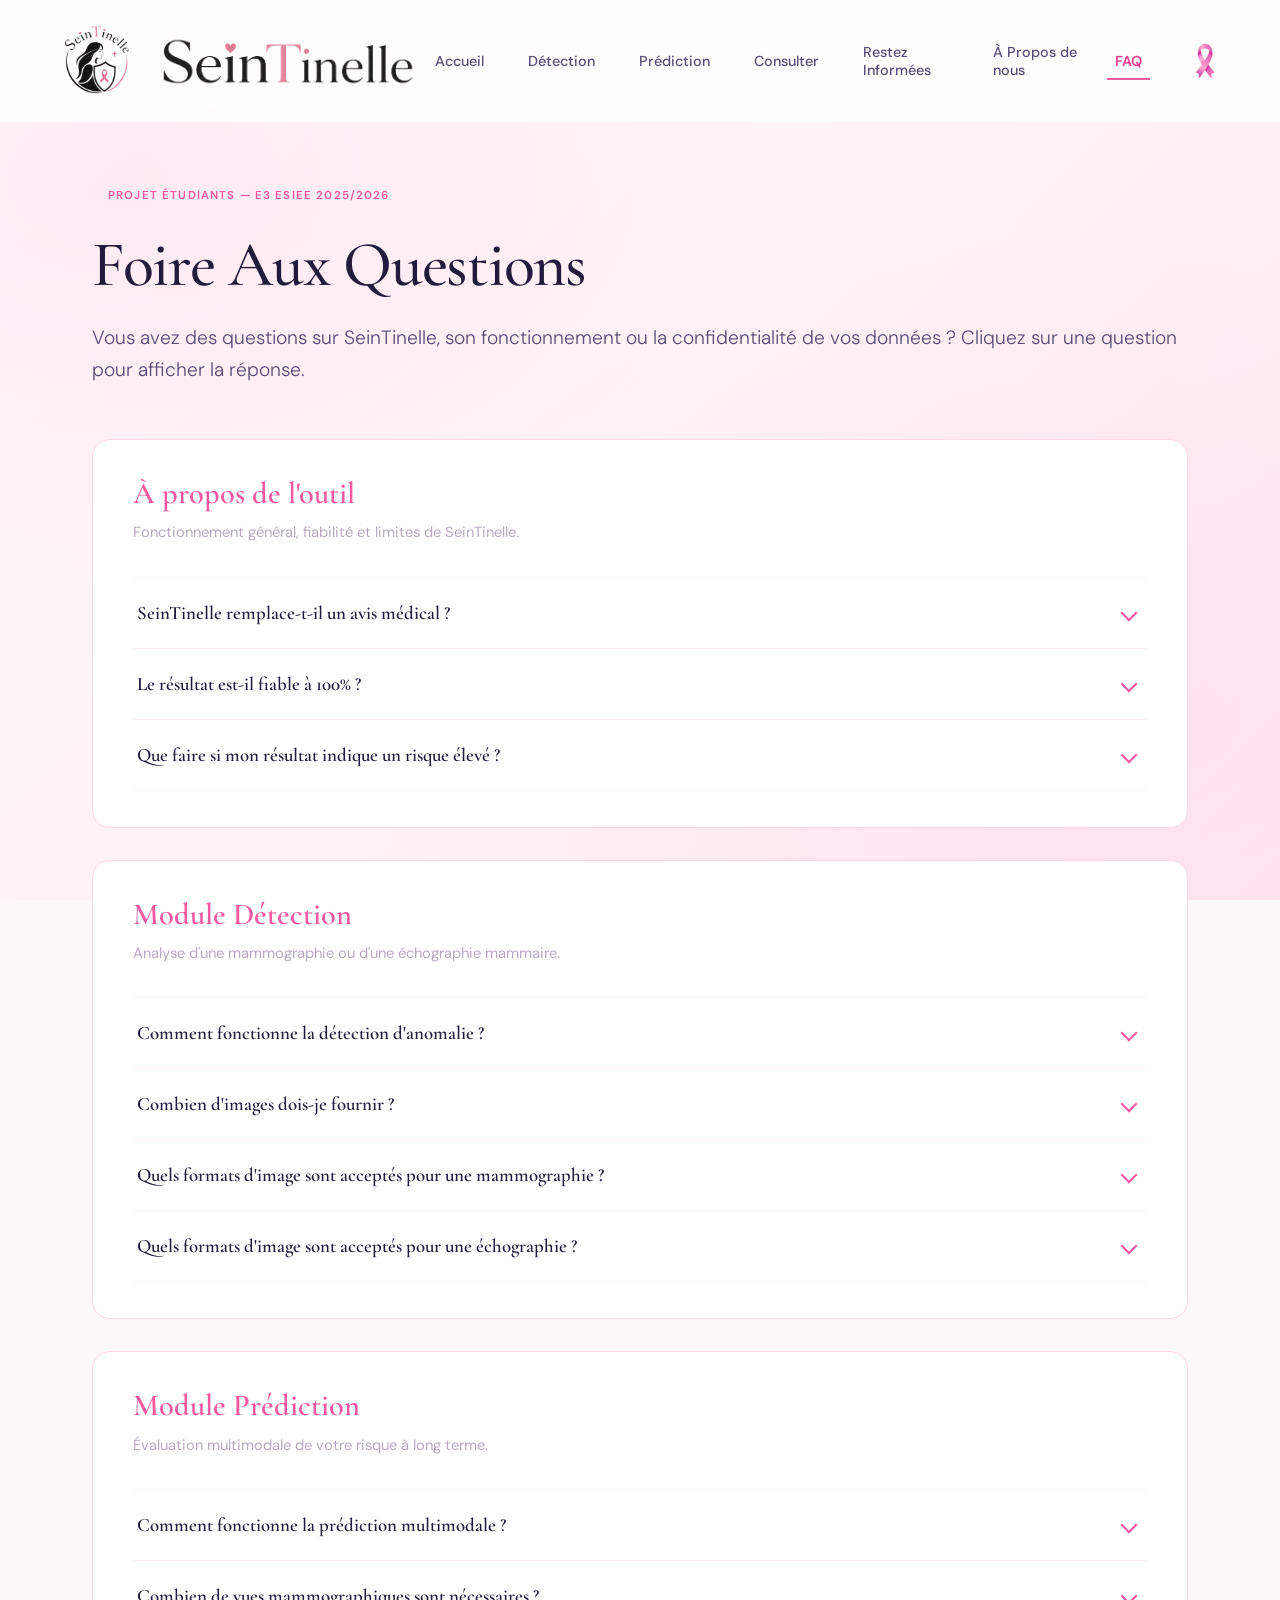
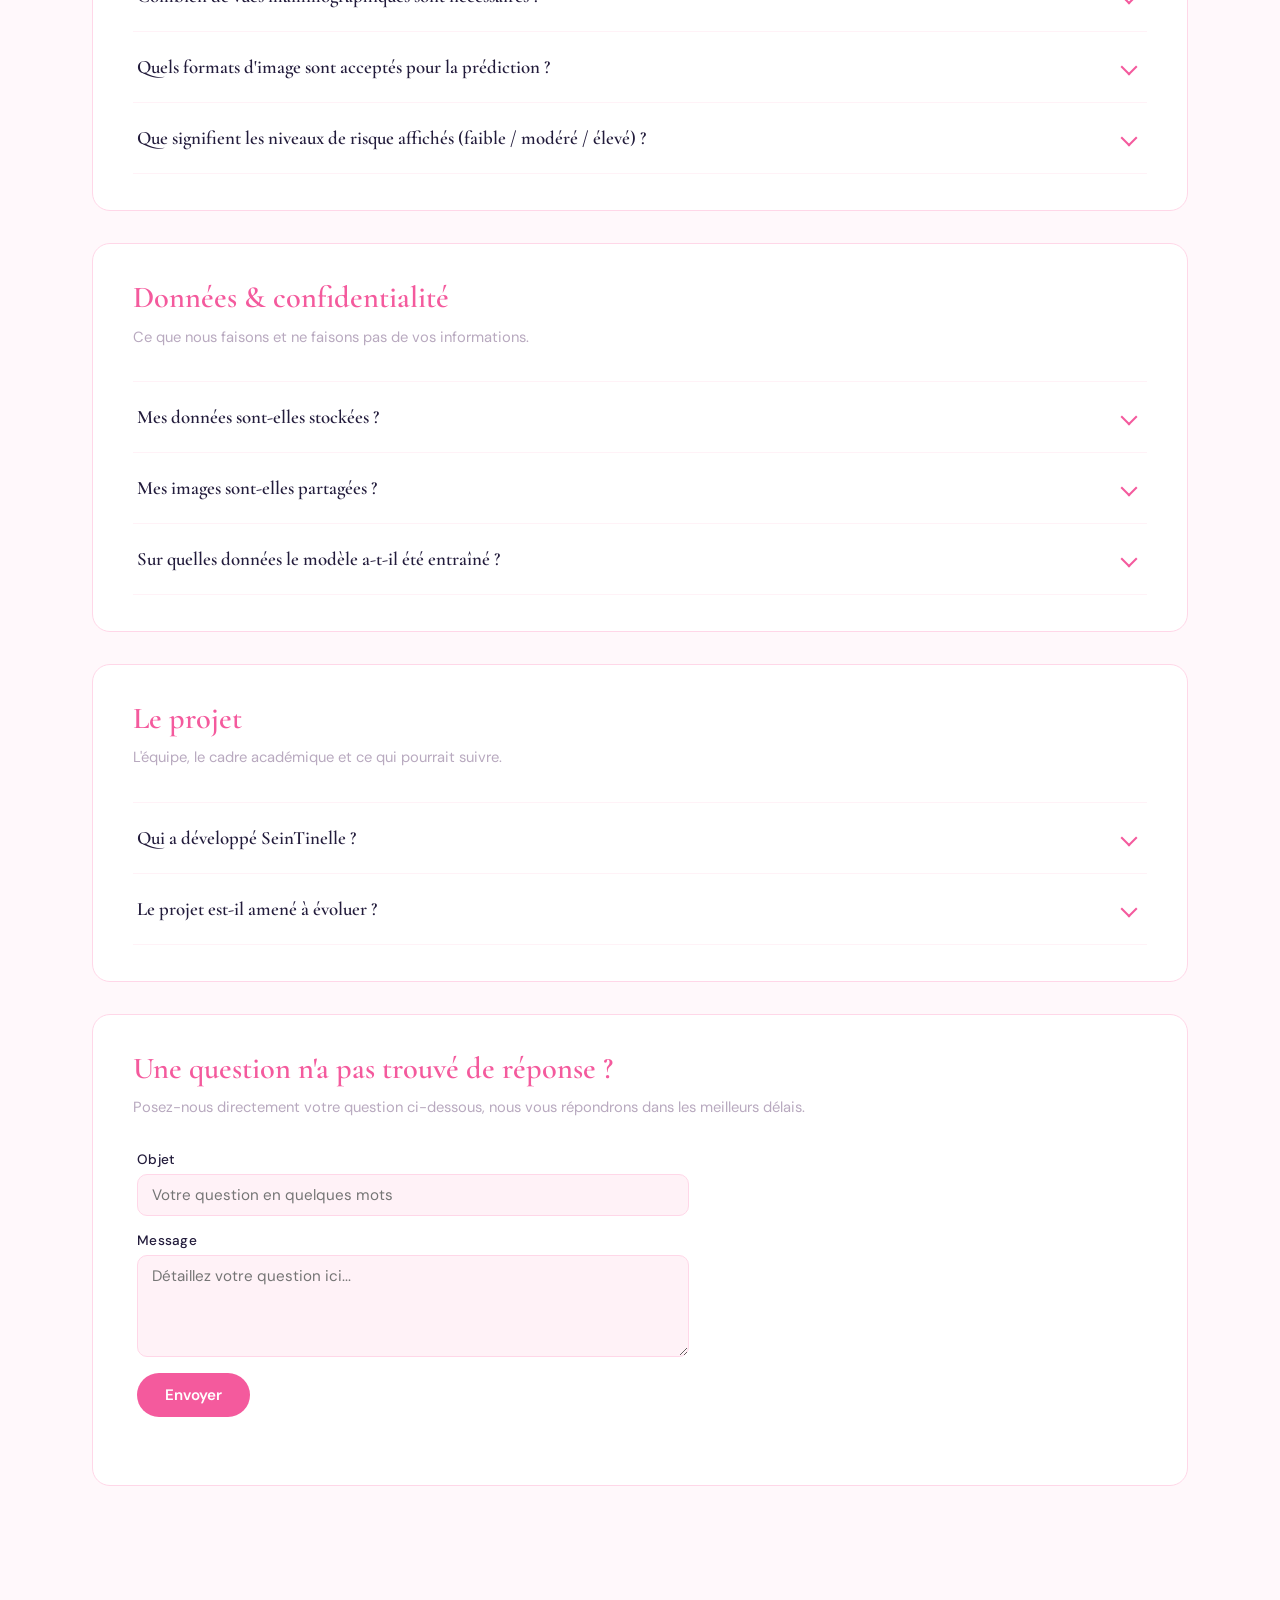
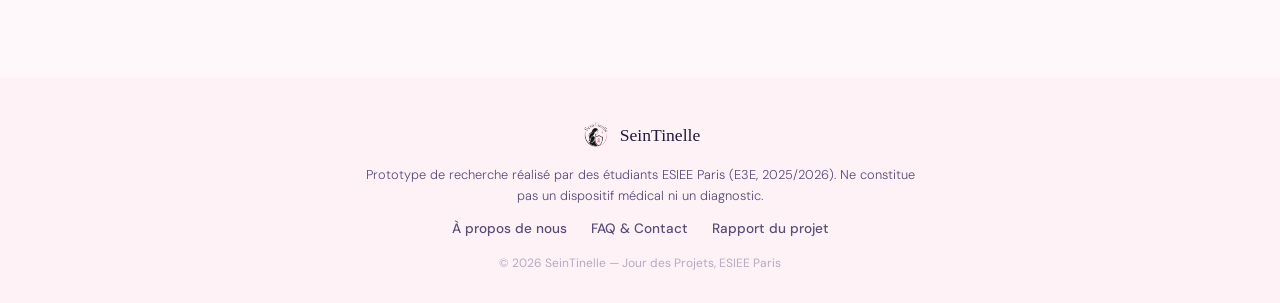
<file: frontend/faq.html>
<!DOCTYPE html>
<html lang="fr">

<head> <!-- Afficher la page / titre sur tous les écrans et import des fichiers / mise en page -->
  <meta charset="UTF-8" />  <!-- Pour afficher les accents et caractères spéciaux -->
  <meta name="viewport" content="width=device-width, initial-scale=1.0" />
  <title>SeinTinelle — FAQ</title>
  <link rel="stylesheet" href="style.css" />
  <link rel="preconnect" href="https://fonts.googleapis.com" />
  <link href="https://fonts.googleapis.com/css2?family=Cormorant+Garamond:wght@500;600&family=DM+Sans:ital,wght@0,300;0,400;0,500;1,300&display=swap" rel="stylesheet" />
</head>
<body>

  <header class="header"> <!-- Logo vers page d'accueil -->
    <a href="index.html" class="logo">
      <img src="logo.png" alt="Seintinelle Logo" class="logo-img" style="height: 90px !important;">
      <img src="nom.png" alt="description" style="height: 50px; margin-left: 12px;">
    </a>

    <nav class="nav"> <!-- Menu de navigation -->
      <a href="index.html"      class="nav-link">Accueil</a>
      <a href="detection.html"  class="nav-link">Détection</a>
      <a href="prediction.html" class="nav-link">Prédiction</a>
      <a href="consulter.html" class="nav-link">Consulter</a>
      <a href="informees.html"  class="nav-link">Restez Informées</a>
      <a href="apropos.html"  class="nav-link">À Propos de nous</a>
      <a href="faq.html"  class="nav-link active">FAQ</a>

    </nav>
    <div class="octobre-rose-wrapper">
      <img src="ruban.png" alt="Octobre Rose" class="octobre-rose-img">
    </div>
  </header>

  <main class="page">

    <div class="page-intro"> <!-- Introduction de la page -->
      <span class="page-tag">Projet étudiants — E3 ESIEE 2025/2026</span>
      <h1 class="page-title">Foire Aux Questions</h1>
      <p class="page-desc" style="max-width:100%;">
        Vous avez des questions sur SeinTinelle, son fonctionnement ou la
        confidentialité de vos données ? Cliquez sur une question pour
        afficher la réponse.
      </p>
    </div>

    <!-- ══════════════════════════════════════════
         SECTION 1 — À PROPOS DE L'OUTIL
         ══════════════════════════════════════════ -->

    <div class="faq-section">
      <div class="faq-section-header">
        <h2 class="faq-category-title">À propos de l'outil</h2>
        <p class="faq-category-desc">
          Fonctionnement général, fiabilité et limites de SeinTinelle.
        </p>
      </div>

      <div class="faq-list">

        <div class="faq-item">
          <button class="faq-question" aria-expanded="false">
            <span>SeinTinelle remplace-t-il un avis médical ?</span>
            <span class="faq-icon"></span>
          </button>
          <div class="faq-answer">
            <p>
              Non. SeinTinelle est un prototype de recherche réalisé dans un
              cadre académique. Il ne constitue en aucun cas un diagnostic
              médical et ne remplace pas l'avis d'un professionnel de santé.
            </p>
          </div>
        </div>

        <div class="faq-item">
          <button class="faq-question" aria-expanded="false">
            <span>Le résultat est-il fiable à 100% ?</span>
            <span class="faq-icon"></span>
          </button>
          <div class="faq-answer">
            <p>
              Non, aucun modèle d'IA n'est infaillible. Le score fourni est
              une probabilité indicative, destinée à accompagner — et non
              remplacer — le regard d'un radiologue ou d'un médecin.
            </p>
          </div>
        </div>

        <div class="faq-item">
          <button class="faq-question" aria-expanded="false">
            <span>Que faire si mon résultat indique un risque élevé ?</span>
            <span class="faq-icon"></span>
          </button>
          <div class="faq-answer">
            <p>
              Consultez rapidement un médecin ou un radiologue. SeinTinelle
              n'a pas vocation à poser de diagnostic, mais peut vous aider
              à prendre conscience de l'importance d'un dépistage.
            </p>
          </div>
        </div>

      </div>
    </div>

    <!-- ══════════════════════════════════════════
         SECTION 1B — MODULE DÉTECTION
         ══════════════════════════════════════════ -->

    <div class="faq-section">
      <div class="faq-section-header">
        <h2 class="faq-category-title">Module Détection</h2>
        <p class="faq-category-desc">
          Analyse d'une mammographie ou d'une échographie mammaire.
        </p>
      </div>

      <div class="faq-list">

        <div class="faq-item">
          <button class="faq-question" aria-expanded="false">
            <span>Comment fonctionne la détection d'anomalie ?</span>
            <span class="faq-icon"></span>
          </button>
          <div class="faq-answer">
            <p>
              Un modèle CNN analyse votre mammographie ou votre échographie
              mammaire pour repérer des zones suspectes et retourne une
              probabilité de malignité.
            </p>
          </div>
        </div>

        <div class="faq-item">
          <button class="faq-question" aria-expanded="false">
            <span>Combien d'images dois-je fournir ?</span>
            <span class="faq-icon"></span>
          </button>
          <div class="faq-answer">
            <p>
              Pour une mammographie, la vue de face (CC) est obligatoire et
              la vue oblique (MLO) est recommandée pour affiner l'analyse.
              Pour une échographie, une seule image suffit.
            </p>
          </div>
        </div>

        <div class="faq-item">
          <button class="faq-question" aria-expanded="false">
            <span>Quels formats d'image sont acceptés pour une mammographie ?</span>
            <span class="faq-icon"></span>
          </button>
          <div class="faq-answer">
            <p>
              Les formats DICOM (.dcm) et PNG sont recommandés pour une
              analyse optimale. Le format JPEG est accepté mais peut
              légèrement réduire la fiabilité des résultats.
            </p>
          </div>
        </div>

        <div class="faq-item">
          <button class="faq-question" aria-expanded="false">
            <span>Quels formats d'image sont acceptés pour une échographie ?</span>
            <span class="faq-icon"></span>
          </button>
          <div class="faq-answer">
            <p>
              Le format DICOM n'est pas accepté pour ce module. Privilégiez
              le PNG ou le JPEG.
            </p>
          </div>
        </div>

      </div>
    </div>

    <!-- ══════════════════════════════════════════
         SECTION 1C — MODULE PRÉDICTION
         ══════════════════════════════════════════ -->

    <div class="faq-section">
      <div class="faq-section-header">
        <h2 class="faq-category-title">Module Prédiction</h2>
        <p class="faq-category-desc">
          Évaluation multimodale de votre risque à long terme.
        </p>
      </div>

      <div class="faq-list">

        <div class="faq-item">
          <button class="faq-question" aria-expanded="false">
            <span>Comment fonctionne la prédiction multimodale ?</span>
            <span class="faq-icon"></span>
          </button>
          <div class="faq-answer">
            <p>
              Ce module combine vos données cliniques (âge, IMC, densité
              mammaire, antécédents familiaux) avec 4 vues mammographiques
              pour évaluer votre risque de cancer du sein à long terme,
              jusqu'à 5 ans.
            </p>
          </div>
        </div>

        <div class="faq-item">
          <button class="faq-question" aria-expanded="false">
            <span>Combien de vues mammographiques sont nécessaires ?</span>
            <span class="faq-icon"></span>
          </button>
          <div class="faq-answer">
            <p>
              4 vues sont nécessaires : la vue de face et la vue oblique,
              pour chaque sein (RCC, RMLO, LCC, LMLO).
            </p>
          </div>
        </div>

        <div class="faq-item">
          <button class="faq-question" aria-expanded="false">
            <span>Quels formats d'image sont acceptés pour la prédiction ?</span>
            <span class="faq-icon"></span>
          </button>
          <div class="faq-answer">
            <p>
              Le format DICOM n'est pas accepté pour ce module. Privilégiez
              le PNG ou le JPEG.
            </p>
          </div>
        </div>

        <div class="faq-item">
          <button class="faq-question" aria-expanded="false">
            <span>Que signifient les niveaux de risque affichés (faible / modéré / élevé) ?</span>
            <span class="faq-icon"></span>
          </button>
          <div class="faq-answer">
            <p>
              Le score combiné est classé en 3 niveaux : risque faible
              (moins de 10%), risque modéré (entre 10% et 35%) et risque
              élevé (35% et plus).
            </p>
          </div>
        </div>

      </div>
    </div>

    <!-- ══════════════════════════════════════════
         SECTION 2 — DONNÉES & CONFIDENTIALITÉ
         ══════════════════════════════════════════ -->

    <div class="faq-section">
      <div class="faq-section-header">
        <h2 class="faq-category-title">Données &amp; confidentialité</h2>
        <p class="faq-category-desc">
          Ce que nous faisons et ne faisons pas de vos informations.
        </p>
      </div>

      <div class="faq-list">

        <div class="faq-item">
          <button class="faq-question" aria-expanded="false">
            <span>Mes données sont-elles stockées ?</span>
            <span class="faq-icon"></span>
          </button>
          <div class="faq-answer">
            <p>
              Dans le cadre de ce prototype, aucune donnée personnelle ou
              médicale n'est conservée de manière permanente. Les fichiers
              importés ne sont utilisés que pour l'analyse en cours.
            </p>
          </div>
        </div>

        <div class="faq-item">
          <button class="faq-question" aria-expanded="false">
            <span>Mes images sont-elles partagées ?</span>
            <span class="faq-icon"></span>
          </button>
          <div class="faq-answer">
            <p>
              Non, vos images et informations ne sont ni partagées ni
              transmises à des tiers. Elles servent uniquement à générer
              votre résultat d'analyse.
            </p>
          </div>
        </div>

        <div class="faq-item">
          <button class="faq-question" aria-expanded="false">
            <span>Sur quelles données le modèle a-t-il été entraîné ?</span>
            <span class="faq-icon"></span>
          </button>
          <div class="faq-answer">
            <p>
              Nos modèles s'appuient sur des jeux de données publics et
              reconnus (notamment MedMNIST / BreastMNIST), utilisés dans
              un cadre strictement académique et de recherche.
            </p>
          </div>
        </div>

      </div>
    </div>

    <!-- ══════════════════════════════════════════
         SECTION 3 — LE PROJET
         ══════════════════════════════════════════ -->

    <div class="faq-section">
      <div class="faq-section-header">
        <h2 class="faq-category-title">Le projet</h2>
        <p class="faq-category-desc">
          L'équipe, le cadre académique et ce qui pourrait suivre.
        </p>
      </div>

      <div class="faq-list">

        <div class="faq-item">
          <button class="faq-question" aria-expanded="false">
            <span>Qui a développé SeinTinelle ?</span>
            <span class="faq-icon"></span>
          </button>
          <div class="faq-answer">
            <p>
              SeinTinelle est un projet réalisé par une équipe d'étudiants
              en E3E à ESIEE Paris, dans le cadre du Jour des Projets.
              Retrouvez toute l'équipe sur la page "À propos de nous".
            </p>
          </div>
        </div>

        <div class="faq-item">
          <button class="faq-question" aria-expanded="false">
            <span>Le projet est-il amené à évoluer ?</span>
            <span class="faq-icon"></span>
          </button>
          <div class="faq-answer">
            <p>
              SeinTinelle est avant tout un prototype de recherche réalisé
              dans un cadre étudiant. Il pourrait évoluer à l'avenir, mais
              n'a pas vocation commerciale à ce stade.
            </p>
          </div>
        </div>

      </div>
    </div>

    <!-- ══════════════════════════════════════════
         SECTION 4 — CONTACT
         ══════════════════════════════════════════ -->

    <div class="faq-section">
      <div class="faq-section-header">
        <h2 class="faq-category-title">Une question n'a pas trouvé de réponse ?</h2>
        <p class="faq-category-desc">
          Posez-nous directement votre question ci-dessous, nous vous
          répondrons dans les meilleurs délais.
        </p>
      </div>

      <form class="faq-contact-form">
        <div class="faq-form-group">
          <label for="faq-contact-subject">Objet</label>
          <input type="text" id="faq-contact-subject" name="subject"
                 placeholder="Votre question en quelques mots" required>
        </div>
        <div class="faq-form-group">
          <label for="faq-contact-message">Message</label>
          <textarea id="faq-contact-message" name="message" rows="4"
                    placeholder="Détaillez votre question ici..." required></textarea>
        </div>
        <button type="submit" class="faq-form-submit">Envoyer</button>
      </form>
    </div>

  </main>

  <footer class="site-footer no-print">
    <div class="footer-content">
      <div class="footer-brand">
        <img src="logo.png" alt="SeinTinelle" class="footer-logo">
        <span>SeinTinelle</span>
      </div>
      <p class="footer-disclaimer">
        Prototype de recherche réalisé par des étudiants ESIEE Paris (E3E, 2025/2026).
        Ne constitue pas un dispositif médical ni un diagnostic.
      </p>
      <nav class="footer-links">
        <a href="apropos.html">À propos de nous</a>
        <a href="faq.html">FAQ &amp; Contact</a>
        <a href="#" target="_blank" rel="noopener">Rapport du projet</a>
      </nav>
      <p class="footer-copy">© 2026 SeinTinelle — Jour des Projets, ESIEE Paris</p>
    </div>
  </footer>

  <script>
    document.querySelectorAll('.faq-item').forEach((item) => {
      const question = item.querySelector('.faq-question');
      const answer = item.querySelector('.faq-answer');

      question.addEventListener('click', () => {
        const isOpen = item.classList.contains('open');

        if (isOpen) {
          answer.style.maxHeight = '0px';
          item.classList.remove('open');
          question.setAttribute('aria-expanded', 'false');
        } else {
          answer.style.maxHeight = answer.scrollHeight + 'px';
          item.classList.add('open');
          question.setAttribute('aria-expanded', 'true');
        }
      });
    });

// Formulaire de contact -> ouvre le client mail avec objet + message pré-remplis
document.querySelectorAll('.faq-contact-form').forEach((form) => {
  form.addEventListener('submit', (e) => {
    e.preventDefault();
    const subject = form.querySelector('[name="subject"]').value;
    const message = form.querySelector('[name="message"]').value;
    const destinataires = [
      'lilou.parrin@edu.esiee.fr',
      'nathan.gautier@edu.esiee.fr',
      'maxime.lenfant@edu.esiee.fr',
      'rayan.oulboub@edu.esiee.fr',
      'antoine.navarro@edu.esiee.fr',
      'ayoub.mernissi@edu.esiee.fr'
    ].join(',');
    const mailto = `mailto:${destinataires}?subject=${encodeURIComponent(subject)}&body=${encodeURIComponent(message)}`;
    window.location.href = mailto;
  });
});
  </script>

</body>
</html>
</file>
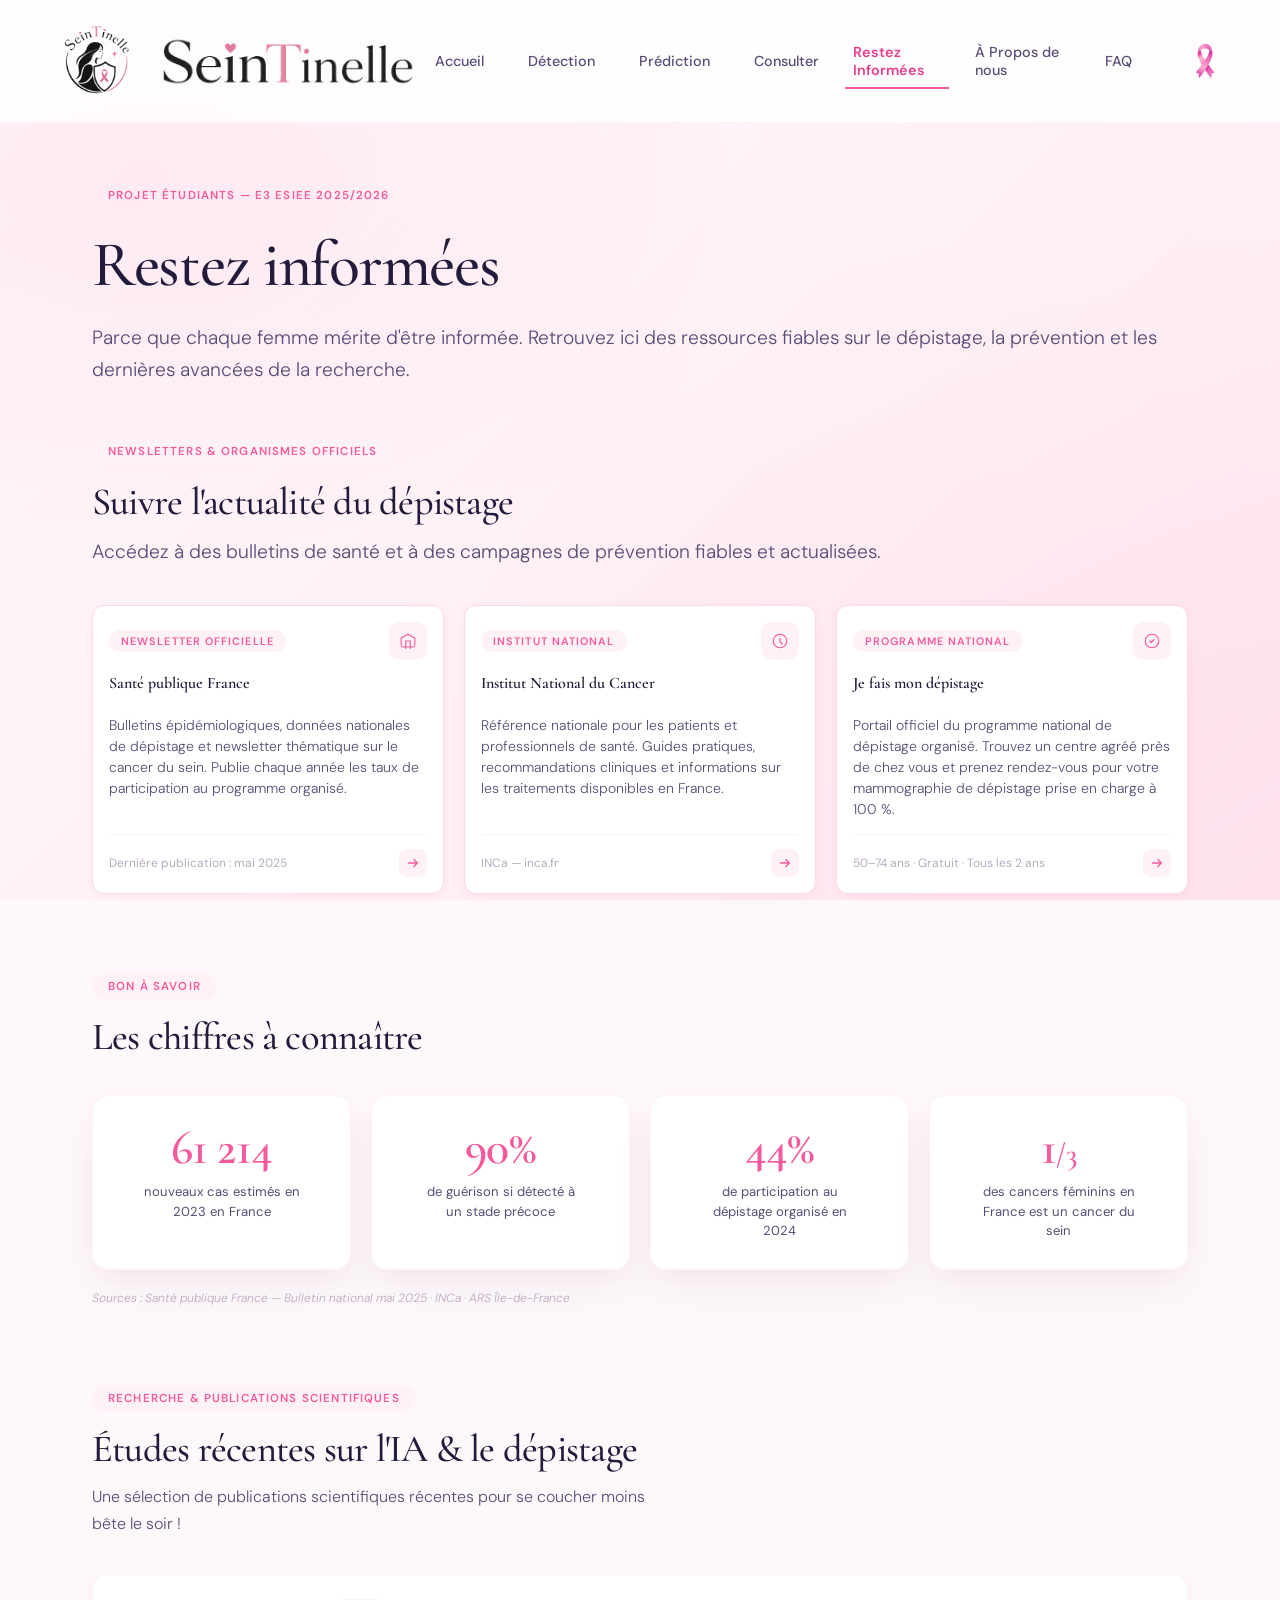
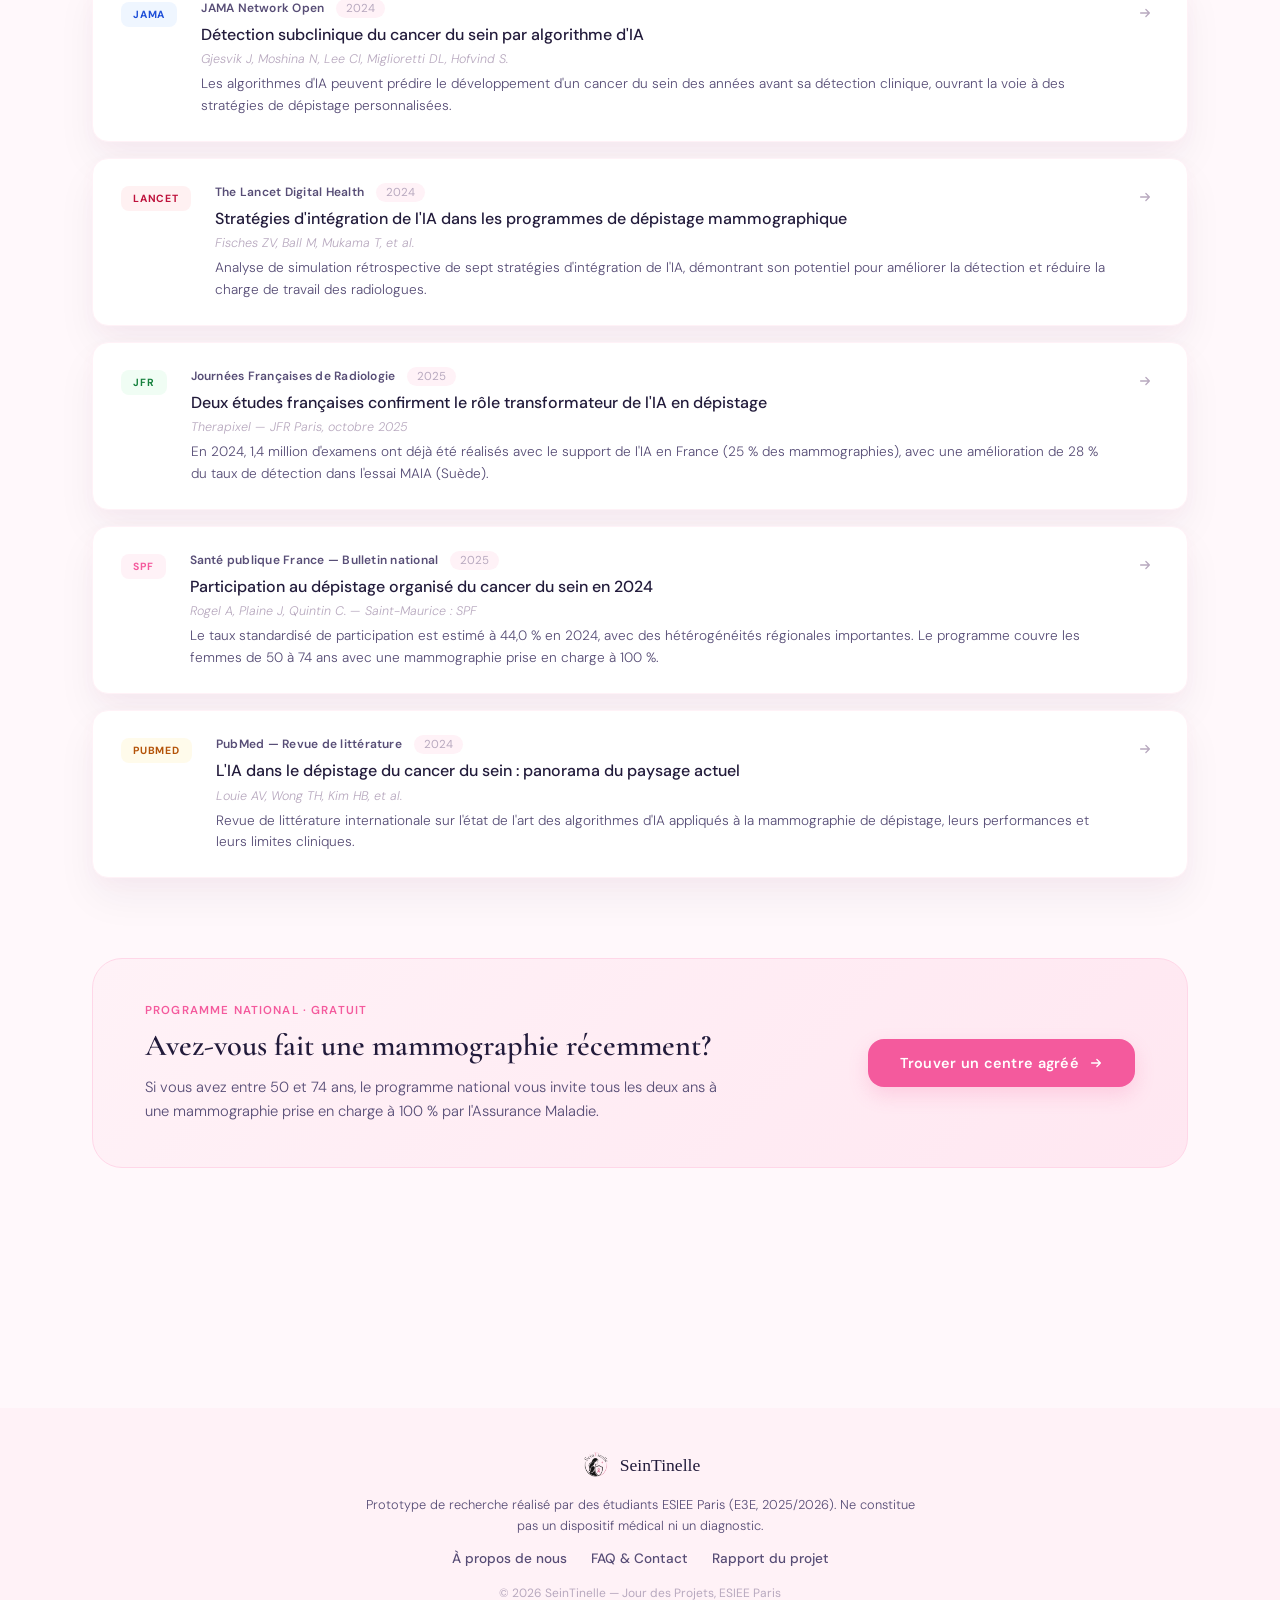
<file: frontend/informees.html>
<!DOCTYPE html>
<html lang="fr">

<head> <!-- Afficher la page / titre sur tous les écrans et import des fichiers / mise en page -->
  <meta charset="UTF-8" />  <!-- Pour afficher les accents et caractères spéciaux -->
  <meta name="viewport" content="width=device-width, initial-scale=1.0" />
  <title>SeinTinelle — Restez Informées</title>
  <link rel="stylesheet" href="style.css" />
  <link rel="preconnect" href="https://fonts.googleapis.com" />
  <link href="https://fonts.googleapis.com/css2?family=Cormorant+Garamond:wght@500;600&family=DM+Sans:ital,wght@0,300;0,400;0,500;1,300&display=swap" rel="stylesheet" />
</head>
<body>

  <header class="header"> <!-- Logo vers page d'accueil -->
    <a href="index.html" class="logo">
      <img src="logo.png" alt="Seintinelle Logo" class="logo-img" style="height: 90px !important;">
      <img src="nom.png" alt="description" style="height: 50px; margin-left: 12px;">
    </a>

    <nav class="nav"> <!-- Menu de navigation -->
      <a href="index.html"      class="nav-link">Accueil</a>
      <a href="detection.html"  class="nav-link">Détection</a>
      <a href="prediction.html" class="nav-link">Prédiction</a>
      <a href="consulter.html" class="nav-link">Consulter</a>
      <a href="informees.html"  class="nav-link active">Restez Informées</a>
      <a href="apropos.html"  class="nav-link">À Propos de nous</a>
      <a href="faq.html"  class="nav-link">FAQ</a>

    </nav>
    <div class="octobre-rose-wrapper">
      <img src="ruban.png" alt="Octobre Rose" class="octobre-rose-img">
    </div>
  </header>

  <main class="page">

    <div class="page-intro"> <!-- Introduction de la page -->
      <span class="page-tag">Projet étudiants — E3 ESIEE 2025/2026</span>
      <h1 class="page-title">Restez informées</h1>
      <p class="page-desc" style="max-width:100%;">
        Parce que chaque femme mérite d'être informée.
        Retrouvez ici des ressources fiables sur le dépistage, la prévention et les dernières avancées de la recherche.
      </p>
    </div>

    <!-- ══════════════════════════════════════════
         SECTION 1 — NEWSLETTERS & SOURCES OFFICIELLES
         ══════════════════════════════════════════ -->
   
         <section class="info-section"> <!-- Introduction de la section -->
      <div class="info-section-header">
        <span class="info-section-tag">Newsletters & organismes officiels</span>
        <h2 class="info-section-title">Suivre l'actualité du dépistage</h2>
        <p class="page-desc" style="max-width:100%;">
          Accédez à des bulletins de santé et à des campagnes de prévention fiables et actualisées.
        </p>
      </div>

      <div class="info-grid"> <!-- Informations sur les différentes rubriques  -->

        <!-- Rubrique Santé Publique France -->
        <a href="https://www.santepubliquefrance.fr/maladies-et-traumatismes/cancers/cancer-du-sein" target="_blank" rel="noopener" class="info-card info-card--primary">
          <div class="info-card-header">
            <span class="info-card-tag">Newsletter officielle</span>
            <div class="info-card-icon">
              <svg viewBox="0 0 24 24" fill="none"><path d="M3 8l9-5 9 5v10a2 2 0 01-2 2H5a2 2 0 01-2-2V8z" stroke="currentColor" stroke-width="1.5"/><path d="M9 22V12h6v10" stroke="currentColor" stroke-width="1.5" stroke-linecap="round"/></svg>
            </div>
          </div>
          <h3 class="info-card-title">Santé publique France</h3>
          <p class="info-card-desc">
            Bulletins épidémiologiques, données nationales de dépistage et newsletter
            thématique sur le cancer du sein. Publie chaque année les taux de participation
            au programme organisé.
          </p>
          <div class="info-card-meta">
            <span class="info-card-update">Dernière publication : mai 2025</span>
            <span class="info-card-arrow">
              <svg viewBox="0 0 16 16" fill="none"><path d="M3 8h10M9 4l4 4-4 4" stroke="currentColor" stroke-width="1.5" stroke-linecap="round" stroke-linejoin="round"/></svg>
            </span>
          </div>
        </a>

        <!-- Rubrique Institut National du Cancer -->
        <a href="https://www.e-cancer.fr/Patients-et-proches/Les-cancers/Cancer-du-sein/Points-cles" target="_blank" rel="noopener" class="info-card">
          <div class="info-card-header">
            <span class="info-card-tag">Institut national</span>
            <div class="info-card-icon">
              <svg viewBox="0 0 24 24" fill="none"><circle cx="12" cy="12" r="9" stroke="currentColor" stroke-width="1.5"/><path d="M12 8v5l3 3" stroke="currentColor" stroke-width="1.5" stroke-linecap="round"/></svg>
            </div>
          </div>
          <h3 class="info-card-title">Institut National du Cancer</h3>
          <p class="info-card-desc">
            Référence nationale pour les patients et professionnels de santé. Guides
            pratiques, recommandations cliniques et informations sur les traitements
            disponibles en France.
          </p>
          <div class="info-card-meta">
            <span class="info-card-update">INCa — inca.fr</span>
            <span class="info-card-arrow">
              <svg viewBox="0 0 16 16" fill="none"><path d="M3 8h10M9 4l4 4-4 4" stroke="currentColor" stroke-width="1.5" stroke-linecap="round" stroke-linejoin="round"/></svg>
            </span>
          </div>
        </a>
        
        <!-- Rubrique Programme National de Depistage -->
        <a href="https://www.depistage-cancer.fr" target="_blank" rel="noopener" class="info-card">
          <div class="info-card-header">
            <span class="info-card-tag">Programme national</span>
            <div class="info-card-icon">
              <svg viewBox="0 0 24 24" fill="none"><path d="M9 12l2 2 4-4" stroke="currentColor" stroke-width="1.5" stroke-linecap="round" stroke-linejoin="round"/><circle cx="12" cy="12" r="9" stroke="currentColor" stroke-width="1.5"/></svg>
            </div>
          </div>
          <h3 class="info-card-title">Je fais mon dépistage</h3>
          <p class="info-card-desc">
            Portail officiel du programme national de dépistage organisé. Trouvez
            un centre agréé près de chez vous et prenez rendez-vous pour votre
            mammographie de dépistage prise en charge à 100 %.
          </p>
          <div class="info-card-meta">
            <span class="info-card-update">50–74 ans · Gratuit · Tous les 2 ans</span>
            <span class="info-card-arrow">
              <svg viewBox="0 0 16 16" fill="none"><path d="M3 8h10M9 4l4 4-4 4" stroke="currentColor" stroke-width="1.5" stroke-linecap="round" stroke-linejoin="round"/></svg>
            </span>
          </div>
        </a>

      </div>
    </section>

    <!-- ══════════════════════════════════════════
         SECTION 2 — CHIFFRES CLÉS
         ══════════════════════════════════════════ -->
    
         <section class="info-section">  <!-- Introduction section -->
      <div class="info-section-header">
        <span class="info-section-tag">Bon à savoir</span>
        <h2 class="info-section-title">Les chiffres à connaître</h2>
      </div>

      <!-- Rubriques avec les Statistiques (les 4) -->
      <div class="stats-grid">
        <div class="stat-card">
          <div class="stat-num">61 214</div>
          <div class="stat-label">nouveaux cas estimés en 2023 en France</div>
        </div>
        <div class="stat-card">
          <div class="stat-num">90%</div>
          <div class="stat-label">de guérison si détecté à un stade précoce</div>
        </div>
        <div class="stat-card">
          <div class="stat-num">44%</div>
          <div class="stat-label">de participation au dépistage organisé en 2024</div>
        </div>
        <div class="stat-card">
          <div class="stat-num">1<span style="font-size:1.8rem">/3</span></div>
          <div class="stat-label">des cancers féminins en France est un cancer du sein</div>
        </div>
      </div>

      <p class="stats-source">
        Sources : Santé publique France — Bulletin national mai 2025 · INCa · ARS Île-de-France
      </p>
    </section>

    <!-- ══════════════════════════════════════════
         SECTION 3 — ÉTUDES RÉCENTES
         ══════════════════════════════════════════ -->
    
         <section class="info-section">  <!-- Introduction de la section -->
      <div class="info-section-header">
        <span class="info-section-tag">Recherche & publications scientifiques</span>
        <h2 class="info-section-title">Études récentes sur l'IA & le dépistage</h2>
        <p class="info-section-desc">
          Une sélection de publications scientifiques récentes pour se coucher moins bête le soir ! 
        </p>
      </div>

      <div class="studies-list"> <!-- Liste des publications -->

        <!-- 1ere publication -->
        <a href="https://jamanetwork.com/journals/jamanetworkopen/fullarticle/2824314" target="_blank" rel="noopener" class="study-item">
          <div class="study-badge study-badge--jama">JAMA</div>
          <div class="study-content">
            <div class="study-meta-row">
              <span class="study-journal">JAMA Network Open</span>
              <span class="study-year">2024</span>
            </div>
            <h3 class="study-title">Détection subclinique du cancer du sein par algorithme d'IA</h3>
            <p class="study-authors">Gjesvik J, Moshina N, Lee CI, Miglioretti DL, Hofvind S.</p>
            <p class="study-abstract">
              Les algorithmes d'IA peuvent prédire le développement d'un cancer du sein
              des années avant sa détection clinique, ouvrant la voie à des stratégies
              de dépistage personnalisées.
            </p>
          </div>
          <span class="study-arrow">
            <svg viewBox="0 0 16 16" fill="none"><path d="M3 8h10M9 4l4 4-4 4" stroke="currentColor" stroke-width="1.5" stroke-linecap="round" stroke-linejoin="round"/></svg>
          </span>
        </a>

        <!-- 2eme publication -->
        <a href="https://www.thelancet.com/journals/landig/article/PIIS2589-7500(24)00173-0/fulltext" target="_blank" rel="noopener" class="study-item">
          <div class="study-badge study-badge--lancet">Lancet</div>
          <div class="study-content">
            <div class="study-meta-row">
              <span class="study-journal">The Lancet Digital Health</span>
              <span class="study-year">2024</span>
            </div>
            <h3 class="study-title">Stratégies d'intégration de l'IA dans les programmes de dépistage mammographique</h3>
            <p class="study-authors">Fisches ZV, Ball M, Mukama T, et al.</p>
            <p class="study-abstract">
              Analyse de simulation rétrospective de sept stratégies d'intégration de l'IA,
              démontrant son potentiel pour améliorer la détection et réduire la charge
              de travail des radiologues.
            </p>
          </div>
          <span class="study-arrow">
            <svg viewBox="0 0 16 16" fill="none"><path d="M3 8h10M9 4l4 4-4 4" stroke="currentColor" stroke-width="1.5" stroke-linecap="round" stroke-linejoin="round"/></svg>
          </span>
        </a>

        <!-- 3eme publication -->
        <a href="https://www.therapixel.fr/etudes-devoilees-aux-jfr-2025-confirment-le-role-d-ia/" target="_blank" rel="noopener" class="study-item">
          <div class="study-badge study-badge--fr">JFR</div>
          <div class="study-content">
            <div class="study-meta-row">
              <span class="study-journal">Journées Françaises de Radiologie</span>
              <span class="study-year">2025</span>
            </div>
            <h3 class="study-title">Deux études françaises confirment le rôle transformateur de l'IA en dépistage</h3>
            <p class="study-authors">Therapixel — JFR Paris, octobre 2025</p>
            <p class="study-abstract">
              En 2024, 1,4 million d'examens ont déjà été réalisés avec le support de l'IA
              en France (25 % des mammographies), avec une amélioration de 28 % du taux
              de détection dans l'essai MAIA (Suède).
            </p>
          </div>
          <span class="study-arrow">
            <svg viewBox="0 0 16 16" fill="none"><path d="M3 8h10M9 4l4 4-4 4" stroke="currentColor" stroke-width="1.5" stroke-linecap="round" stroke-linejoin="round"/></svg>
          </span>
        </a>

        <!--4eme publication -->
        <a href="https://www.santepubliquefrance.fr/maladies-et-traumatismes/cancers/cancer-du-sein/taux-de-participation-au-programme-de-depistage-organise-du-cancer-du-sein-en-2024-et-evolution" target="_blank" rel="noopener" class="study-item">
          <div class="study-badge study-badge--spf">SPF</div>
          <div class="study-content">
            <div class="study-meta-row">
              <span class="study-journal">Santé publique France — Bulletin national</span>
              <span class="study-year">2025</span>
            </div>
            <h3 class="study-title">Participation au dépistage organisé du cancer du sein en 2024</h3>
            <p class="study-authors">Rogel A, Plaine J, Quintin C. — Saint-Maurice : SPF</p>
            <p class="study-abstract">
              Le taux standardisé de participation est estimé à 44,0 % en 2024, avec
              des hétérogénéités régionales importantes. Le programme couvre les femmes
              de 50 à 74 ans avec une mammographie prise en charge à 100 %.
            </p>
          </div>
          <span class="study-arrow">
            <svg viewBox="0 0 16 16" fill="none"><path d="M3 8h10M9 4l4 4-4 4" stroke="currentColor" stroke-width="1.5" stroke-linecap="round" stroke-linejoin="round"/></svg>
          </span>
        </a>

        <!-- 5eme publication -->
        <a href="https://pubmed.ncbi.nlm.nih.gov/38640824/" target="_blank" rel="noopener" class="study-item">
          <div class="study-badge study-badge--pubmed">PubMed</div>
          <div class="study-content">
            <div class="study-meta-row">
              <span class="study-journal">PubMed — Revue de littérature</span>
              <span class="study-year">2024</span>
            </div>
            <h3 class="study-title">L'IA dans le dépistage du cancer du sein : panorama du paysage actuel</h3>
            <p class="study-authors">Louie AV, Wong TH, Kim HB, et al.</p>
            <p class="study-abstract">
              Revue de littérature internationale sur l'état de l'art des algorithmes
              d'IA appliqués à la mammographie de dépistage, leurs performances et
              leurs limites cliniques.
            </p>
          </div>
          <span class="study-arrow">
            <svg viewBox="0 0 16 16" fill="none"><path d="M3 8h10M9 4l4 4-4 4" stroke="currentColor" stroke-width="1.5" stroke-linecap="round" stroke-linejoin="round"/></svg>
          </span>
        </a>

      </div>
    </section>

    <!-- ══════════════════════════════════════════
         SECTION 4 — RAPPEL DÉPISTAGE
         ══════════════════════════════════════════ -->
    
         <section class="info-section"> <!-- Introduction de la section -->
      <div class="depistage-banner">
        <div class="depistage-banner-left">
          <span class="depistage-banner-tag">Programme national · Gratuit</span>
          <h3 class="depistage-banner-title">Avez-vous fait une mammographie récemment?</h3>
          <p class="depistage-banner-desc">
            Si vous avez entre 50 et 74 ans, le programme national vous invite tous les deux ans
            à une mammographie prise en charge à 100 % par l'Assurance Maladie.
          </p>
        </div>
        <a href="https://www.depistage-cancer.fr" target="_blank" rel="noopener" class="depistage-banner-btn">
          Trouver un centre agréé
          <svg viewBox="0 0 16 16" fill="none"><path d="M3 8h10M9 4l4 4-4 4" stroke="currentColor" stroke-width="1.5" stroke-linecap="round" stroke-linejoin="round"/></svg>
        </a>
      </div>
    </section>

  </main>

  <footer class="site-footer no-print">
    <div class="footer-content">
      <div class="footer-brand">
        <img src="logo.png" alt="SeinTinelle" class="footer-logo">
        <span>SeinTinelle</span>
      </div>
      <p class="footer-disclaimer">
        Prototype de recherche réalisé par des étudiants ESIEE Paris (E3E, 2025/2026).
        Ne constitue pas un dispositif médical ni un diagnostic.
      </p>
      <nav class="footer-links">
        <a href="apropos.html">À propos de nous</a>
        <a href="faq.html">FAQ &amp; Contact</a>
        <a href="#" target="_blank" rel="noopener">Rapport du projet</a>
      </nav>
      <p class="footer-copy">© 2026 SeinTinelle — Jour des Projets, ESIEE Paris</p>
    </div>
  </footer>

</body>
</html>
</file>
<file: frontend/style.css>
/* =============================================
   Seintinelle — style.css (partagé - Version Octobre Rose Premium)
   ============================================= */

@import url('https://fonts.googleapis.com/css2?family=Cormorant+Garamond:ital,wght=0,500;0,600;1,400&family=DM+Sans:wght=300;400;500;600&display=swap');

*, *::before, *::after { box-sizing: border-box; margin: 0; padding: 0; }

:root {
  /* 1. PALETTE DE COULEURS UNIFIÉE (Le rose #F45A9D est la référence partout) */
  --bg:             #FFF8FB;               
  --surface:        #ffffff;               
  --surface-2:      #FFF2F7;               
  --border:         #FFD7E8;               
  --border-light:   #FFF2F7;               
  --text-primary:   #221B3B;               
  --text-secondary: #574D76;               
  --text-muted:     #b8a9bf;               
  --accent:         #F45A9D;             
  --accent-hover:   #E73E8C;               
  
  /* Alertes et statuts standards */
  --danger:         #b93232;
  --danger-light:   #fdf0f0;
  --safe:           #1a6b4a;
  --safe-light:     #edf6f1;
  --warning:        #a05c10;
  --warning-light:  #fef5e7;
  
  /* ESPACEMENTS & ARRONDIS PREMIUM */
  --radius:         30px;                  
  --radius-sm:      16px;                  
  --shadow:         0 20px 40px rgba(34, 27, 59, 0.05), 0 5px 15px rgba(244, 90, 157, 0.03); 
  --transition:     300ms cubic-bezier(0.4, 0, 0.2, 1);
}

html { font-size: 16px; scroll-behavior: smooth; }

body {
  font-family: 'DM Sans', sans-serif;
  background: var(--bg);
  color: var(--text-primary);
  min-height: 100vh;
  display: flex;
  flex-direction: column;
  -webkit-font-smoothing: antialiased;
  
  background-image: 
    radial-gradient(at 10% 20%, rgba(255, 215, 232, 0.4) 0px, transparent 40%),
    radial-gradient(at 90% 80%, rgba(244, 90, 157, 0.05) 0px, transparent 50%),
    linear-gradient(135deg, #FFF8FB 0%, #FFF2F6 50%, #FFE7F1 100%);
  background-attachment: fixed;
}

/* ===== NAVIGATION & GESTION DES IMAGES LOGOS ===== */
.header {
  display: flex;
  align-items: center;
  justify-content: space-between;
  padding: 16px 52px; 
  background: rgba(255, 255, 255, 0.8);
  backdrop-filter: blur(20px);
  -webkit-backdrop-filter: blur(20px);
  border-bottom: 1px solid var(--border-light);
  position: sticky;
  top: 0;
  z-index: 100;
}

.header::after { display: none !important; }

.logo {
  display: flex;
  align-items: center;
  text-decoration: none;
}

.logo-img {
  height: 42px; 
  width: auto;  
  display: block;
  object-fit: contain;
}

.logo-mark, .logo-text { display: none !important; }

.nav { 
  display: flex; 
  align-items: center; 
  gap: 8px; 
  margin-left: auto; 
  margin-right: 32px; 
}

.nav-link {
  font-size: 0.9rem;
  font-weight: 500;
  color: var(--text-secondary);
  text-decoration: none;
  padding: 8px 18px;
  border-radius: 20px;
  transition: all var(--transition);
}
.nav-link:hover { color: var(--accent); background: var(--surface-2); }

.nav-link.active {
  background: transparent;
  color: var(--accent-hover);
  font-weight: 600;
  box-shadow: 0 2px 0 0 var(--accent);
  border-radius: 0;
  padding-left: 8px;
  padding-right: 8px;
}

.octobre-rose-wrapper {
  display: flex;
  align-items: center;
}

.octobre-rose-img {
  height: 45px; 
  width: auto;  
  display: block;
  object-fit: contain;
}

/* ===== PAGE WRAPPER ===== */
.page {
  flex: 1;
  padding: 60px 52px 100px; 
  max-width: 1200px;
  width: 100%;
  margin: 0 auto;
}

/* ===== PAGE HEADER ===== */
.page-intro {
  margin-bottom: 52px;
}

.page-title {
  font-family: 'Cormorant Garamond', serif; 
  font-size: 4rem; 
  font-weight: 500;
  letter-spacing: -0.02em;
  line-height: 1.15;
  color: var(--text-primary);
  margin-bottom: 20px;
}

.page-desc {
  font-size: 1.2rem; 
  color: var(--text-secondary);
  font-weight: 300;
  line-height: 1.7;
  max-width: 600px;
}

/* ===== GRID LAYOUTS ===== */
.two-col {
  display: grid;
  grid-template-columns: 1.1fr 0.9fr; 
  gap: 48px;
  align-items: center;
}

.three-col {
  display: grid;
  grid-template-columns: 1fr 1fr 1fr;
  gap: 32px;
  align-items: start;
}

/* ===== RECTANGLES DÉTECTION & PRÉDICTION ===== */
.card, .hero-card {
  background: var(--surface);
  border: 1px solid var(--border-light);
  border-radius: var(--radius); 
  padding: 55px 40px; 
  box-shadow: var(--shadow); 
  transition: transform var(--transition), box-shadow var(--transition);
  position: relative;
  
  display: flex;
  flex-direction: column;
  align-items: center;
  text-align: center;
  justify-content: center;

  text-decoration: none !important;
  color: var(--text-primary) !important;
}

.card:hover, .hero-card:hover {
  transform: translateY(-4px);
  box-shadow: 0 30px 60px rgba(34, 27, 59, 0.08), 0 10px 25px rgba(244, 90, 157, 0.05);
}

.card-title, 
.hero-card-number, 
.hero-card-icon,
.card .dropzone-icon { 
  display: none !important; 
}

.card-heading, .hero-card-title {
  font-family: 'Cormorant Garamond', serif;
  font-size: 3.5rem !important; 
  font-weight: 700 !important; 
  letter-spacing: -0.03em !important;
  color: var(--text-primary) !important;
  margin-bottom: 16px !important;
  line-height: 1.1 !important;
  text-decoration: none !important;
}

/* Description*/
.card-desc, .hero-card-desc {
  font-size: 0.95rem !important;
  color: var(--text-secondary) !important;
  font-weight: 300;
  line-height: 1.6;
  margin-bottom: 35px !important;
  max-width: 320px;
  text-decoration: none !important;
}

/* ===== BOUTONS "TESTER LE MODULE"  ===== */
.hero-card-arrow {
  display: inline-flex !important;
  align-items: center;
  justify-content: center;
  gap: 10px;
  
  background: var(--accent) !important; 
  color: #ffffff !important;
  
  width: auto !important;
  height: auto !important;
  padding: 14px 32px !important;
  border-radius: var(--radius-sm) !important;
  
  font-family: 'DM Sans', sans-serif !important;
  font-weight: 600 !important;
  text-decoration: none !important; 
  text-transform: none !important;
  letter-spacing: 0.02em !important;
  border: none !important;
  box-shadow: 0 8px 20px rgba(244, 90, 157, 0.2);
  transition: all var(--transition) !important;
  margin-top: auto !important;
  font-size: 0 !important; 
}

.hero-card-arrow::before {
  content: "Tester le module" !important;
  font-size: 0.95rem !important;
  color: #ffffff !important;
  font-weight: 600 !important;
  text-decoration: none !important;
}

.hero-card-arrow svg {
  width: 16px !important;
  height: 16px !important;
  color: #ffffff !important;
  margin: 0 !important;
  display: inline-block !important;
}

.hero-card-arrow:hover {
  background: var(--accent-hover) !important;
  transform: translateY(-2px) !important;
  box-shadow: 0 10px 25px rgba(231, 62, 140, 0.35) !important;
}

.card a, .card button:not(.btn-primary) {
  display: none !important;
}


/* ===== BOUTON "LANCER L'ANALYSE" ===== */
.btn-primary {
  display: inline-flex !important;
  align-items: center;
  justify-content: center;
  align-self: center; 
  margin: 20px auto 0 auto !important; /* Ajoute un espacement en haut et le centre */
  gap: 10px;
  
  background: var(--accent) !important; 
  color: #ffffff !important;
  
  width: max-content !important; 
  height: auto !important;
  padding: 12px 28px !important; 
  border-radius: var(--radius-sm) !important;
  
  font-family: 'DM Sans', sans-serif !important;
  font-size: 0.9rem !important; 
  font-weight: 600 !important;
  text-decoration: none !important;
  text-transform: none !important;
  letter-spacing: 0.02em !important;
  border: none !important;
  box-shadow: 0 6px 15px rgba(244, 90, 157, 0.15);
  transition: all var(--transition) !important;
  cursor: pointer;
}

.btn-primary svg {
  width: 14px !important;
  height: 14px !important;
  color: #ffffff !important;
}

.btn-primary:hover:not(:disabled) {
  background: var(--accent-hover) !important;
  transform: translateY(-1px) !important;
  box-shadow: 0 8px 20px rgba(231, 62, 140, 0.25) !important;
}

.btn-primary:disabled {
  opacity: 0.4;
  cursor: not-allowed;
}

.hero-card-arrow::after { display: none !important; }

/* ===== DROPZONE ===== */
.dropzone {
  border: 2px dashed var(--border);
  border-radius: var(--radius-sm);
  background: var(--surface-2); 
  min-height: 200px;
  display: flex;
  align-items: center;
  justify-content: center;
  cursor: pointer;
  transition: all var(--transition);
  overflow: hidden;
  margin-bottom: 24px;
  position: relative;
  width: 100%;
}
.dropzone:hover, .dropzone.drag-over {
  border-color: var(--accent-hover);
  background: #FFF8FB;
}

.dropzone-inner {
  display: flex;
  flex-direction: column;
  align-items: center;
  gap: 12px;
  padding: 32px;
  text-align: center;
}

.dropzone-text {
  font-size: 0 0.95rem;
  color: var(--text-primary);
  font-weight: 400;
  line-height: 1.6;
}


.dropzone-text span { color: var(--text-secondary); font-size: 0.85rem; }

.preview-img {
  width: 100%; max-height: 220px;
  object-fit: contain; display: block;
  padding: 12px;
}

/* ===== FORM ===== */
.form-grid {
  display: grid;
  grid-template-columns: 1fr 1fr;
  gap: 18px;
  margin-bottom: 18px;
}

.form-group {
  display: flex;
  flex-direction: column;
  gap: 8px;
  width: 100%;
}

.form-group.full { grid-column: 1 / -1; }

@media print {
  .no-print, .prevention-overlay { display: none !important; }
  body { background: #ffffff; }
  .page { padding: 20px 0 !important; max-width: 700px; }
  .card { box-shadow: none !important; border: 1px solid #e5d8de; }
  .result-box { box-shadow: none !important; }
}

/* ===== FOOTER COMMUN ===== */
.site-footer {
  margin-top: 60px;
  padding: 40px 52px 32px;
  border-top: 1px solid var(--border-light);
  background: var(--surface-2);
}

.footer-content {
  max-width: 1200px;
  margin: 0 auto;
  display: flex;
  flex-direction: column;
  align-items: center;
  text-align: center;
  gap: 14px;
}

.footer-brand {
  display: flex;
  align-items: center;
  gap: 8px;
  font-family: 'DM Serif Display', serif;
  font-size: 1.1rem;
  color: var(--text-primary);
}

.footer-logo { height: 32px; }

.footer-disclaimer {
  font-size: 0.8rem;
  color: var(--text-secondary);
  max-width: 560px;
  line-height: 1.6;
  font-weight: 300;
}

.footer-links {
  display: flex;
  gap: 24px;
  flex-wrap: wrap;
  justify-content: center;
}

.footer-links a {
  font-size: 0.85rem;
  color: var(--text-secondary);
  text-decoration: none;
  font-weight: 500;
  transition: color var(--transition);
}

.footer-links a:hover { color: var(--accent); }

.footer-copy {
  font-size: 0.75rem;
  color: var(--text-muted);
  margin-top: 4px;
}

@media (max-width: 820px) {
  .site-footer { padding: 32px 24px 24px; }
}

/* ===== RECHERCHE MANUELLE (page Consulter) ===== */
.manual-locate {
  margin-bottom: 20px;
}

.manual-locate-sep {
  display: flex;
  align-items: center;
  text-align: center;
  color: var(--text-muted);
  font-size: 0.75rem;
  text-transform: uppercase;
  letter-spacing: 0.08em;
  margin: 4px 0 12px;
}

.manual-locate-sep::before,
.manual-locate-sep::after {
  content: '';
  flex: 1;
  height: 1px;
  background: var(--border-light);
}

.manual-locate-sep span { padding: 0 12px; }

.manual-locate-row {
  display: flex;
  gap: 10px;
}

.manual-locate-row input {
  flex: 1;
  border: 1px solid var(--border);
  border-radius: var(--radius-sm);
  padding: 12px 16px;
  font-family: 'DM Sans', sans-serif;
  font-size: 0.95rem;
  color: var(--text-primary);
  background: var(--surface);
  outline: none;
  transition: all var(--transition);
}

.manual-locate-row input:focus {
  border-color: var(--accent);
  box-shadow: 0 0 0 4px #FFF2F7;
}

.manual-locate-row .btn-secondary {
  flex-shrink: 0;
}

@media (max-width: 480px) {
  .manual-locate-row { flex-direction: column; }
}

/* ===== INFO-BULLES (lexique formulaire) ===== */
.form-label-row {
  display: flex;
  align-items: center;
  gap: 6px;
}

.info-tip {
  position: relative;
  display: inline-flex;
  align-items: center;
  justify-content: center;
  width: 16px;
  height: 16px;
  padding: 0;
  border: none;
  background: none;
  color: var(--text-muted);
  cursor: help;
  flex-shrink: 0;
}

.info-tip:hover,
.info-tip:focus-visible {
  color: var(--accent);
}

.info-tip-icon {
  width: 15px;
  height: 15px;
}

.info-tip-bubble {
  position: absolute;
  bottom: calc(100% + 10px);
  left: 50%;
  transform: translateX(-50%);
  width: 230px;
  background: var(--text-primary);
  color: #ffffff;
  font-size: 0.75rem;
  font-weight: 400;
  line-height: 1.5;
  letter-spacing: normal;
  text-align: left;
  padding: 10px 12px;
  border-radius: 10px;
  box-shadow: 0 8px 20px rgba(34, 27, 59, 0.2);
  opacity: 0;
  visibility: hidden;
  transition: opacity 150ms ease;
  z-index: 30;
}

.info-tip-bubble::after {
  content: '';
  position: absolute;
  top: 100%;
  left: 50%;
  transform: translateX(-50%);
  border: 6px solid transparent;
  border-top-color: var(--text-primary);
}

.info-tip:hover .info-tip-bubble,
.info-tip:focus-visible .info-tip-bubble {
  opacity: 1;
  visibility: visible;
}

@media (max-width: 480px) {
  .info-tip-bubble { width: 180px; }
}

label {
  font-size: 0.8rem;
  font-weight: 600;
  color: var(--text-secondary);
  letter-spacing: 0.02em;
}

input[type="number"],
input[type="text"],
select {
  border: 1px solid var(--border);
  border-radius: var(--radius-sm);
  padding: 12px 16px;
  font-family: 'DM Sans', sans-serif;
  font-size: 0.95rem;
  color: var(--text-primary);
  background: var(--surface);
  transition: all var(--transition);
  outline: none;
  width: 100%;
  appearance: none;
}

input:focus, select:focus {
  border-color: var(--accent);
  box-shadow: 0 0 0 4px #FFF2F7;
}

select {
  background-image: url("data:image/svg+xml,%3Csvg xmlns='http://www.w3.org/2000/svg' width='12' height='12' viewBox='0 0 12 12'%3E%3Cpath d='M2 4l4 4 4-4' stroke='%23F45A9D' stroke-width='2' fill='none' stroke-linecap='round'/%3E%3C/svg%3E");
  background-repeat: no-repeat;
  background-position: right 16px center;
  padding-right: 40px;
  cursor: pointer;
}

.checkbox-group {
  display: flex;
  flex-direction: column;
  gap: 12px;
  margin-bottom: 18px;
}

.checkbox-label {
  display: flex;
  align-items: center;
  gap: 12px;
  font-size: 0.95rem;
  color: var(--text-secondary);
  cursor: pointer;
  font-weight: 400;
}

.checkbox-label input[type="checkbox"] {
  width: 18px; height: 18px;
  border: 1px solid var(--border);
  border-radius: 4px;
  accent-color: var(--accent);
  cursor: pointer;
  flex-shrink: 0;
}

.btn-secondary {
  background: none;
  border: 1px solid var(--border);
  border-radius: var(--radius-sm);
  padding: 12px 24px;
  font-family: 'DM Sans', sans-serif;
  font-size: 0.9rem; font-weight: 500;
  color: var(--text-secondary);
  cursor: pointer; width: 100%; margin-top: 14px;
  transition: all var(--transition);
}

/* ===== RESULT BOX ===== */
.result-box {
  background: var(--surface);
  border: 1px solid var(--border-light);
  border-radius: var(--radius);
  min-height: 220px;
  display: flex;
  align-items: center;
  justify-content: center;
  overflow: hidden;
  box-shadow: var(--shadow);
}

.result-idle {
  display: flex; flex-direction: column;
  align-items: center; gap: 12px;
  padding: 40px; color: var(--text-secondary); text-align: center;
}
.result-idle svg { width: 44px; height: 44px; color: var(--accent); opacity: 0.6; }
.result-idle p { font-size: 0.95rem; font-weight: 300; }

.result-loading {
  display: flex; flex-direction: column;
  align-items: center; gap: 16px;
  padding: 40px; color: var(--text-primary);
}
.result-loading p { font-size: 0.95rem; font-weight: 500; color: var(--accent-hover); }

.spinner {
  width: 32px; height: 32px;
  border: 3px solid var(--surface-2);
  border-top-color: var(--accent);
  border-radius: 50%;
  animation: spin 0.8s linear infinite;
}
@keyframes spin { to { transform: rotate(360deg); } }

.result-output { width: 100%; padding: 32px; display: flex; flex-direction: column; gap: 18px; }

.result-score-row { display: flex; align-items: center; justify-content: space-between; }

.result-score {
  font-family: 'Cormorant Garamond', serif;
  font-size: 3.2rem; line-height: 1;
  letter-spacing: -0.02em; color: var(--text-primary);
}

.result-badge {
  font-size: 0.75rem; font-weight: 600;
  letter-spacing: 0.08em; text-transform: uppercase;
  padding: 6px 14px; border-radius: 99px;
}
.result-badge.badge-danger  { background: var(--danger-light);  color: var(--danger); }
.result-badge.badge-safe    { background: var(--safe-light);    color: var(--safe); }
.result-badge.badge-warn    { background: var(--warning-light); color: var(--warning); }

.progress-bar-track {
  height: 6px; background: var(--surface-2);
  border-radius: 99px; overflow: hidden;
}
.progress-bar-fill {
  height: 100%; border-radius: 99px;
  background: var(--accent);
  transition: width 0.7s cubic-bezier(0.22, 1, 0.36, 1);
}
.progress-bar-fill.fill-danger { background: var(--danger); }
.progress-bar-fill.fill-safe   { background: var(--safe); }
.progress-bar-fill.fill-warn   { background: var(--warning); }

.result-prob-label {
  font-size: 0.8rem; color: var(--text-secondary);
  font-weight: 400; margin-top: -6px;
}

.result-meta {
  display: grid; grid-template-columns: repeat(3, 1fr);
  gap: 12px; padding-top: 18px;
  border-top: 1px solid var(--border-light);
}
.meta-item { display: flex; flex-direction: column; gap: 4px; }
.meta-key {
  font-size: 0.7rem; text-transform: uppercase;
  letter-spacing: 0.08em; color: var(--text-secondary); font-weight: 600;
}
.meta-val { font-size: 0.95rem; color: var(--text-primary); font-weight: 500; }

.disclaimer {
  font-size: 0.8rem; color: var(--text-secondary);
  line-height: 1.6; font-weight: 300;
  padding-top: 14px; border-top: 1px solid var(--border-light);
}

/* ===== MULTIMODAL FUSION BADGE ===== */
.fusion-row {
  display: flex; align-items: center; gap: 12px;
  padding: 14px 20px;
  background: var(--surface-2);
  border: 1px solid var(--border);
  border-radius: var(--radius-sm);
  margin-bottom: 12px;
}
.fusion-dot {
  width: 10px; height: 10px;
  border-radius: 50%; flex-shrink: 0;
  animation: pulse 2s ease-in-out infinite;
}
.fusion-dot.active { background: var(--safe); box-shadow: 0 0 8px var(--safe); }
.fusion-dot.inactive { background: var(--border); animation: none; }
@keyframes pulse { 0%, 100% { opacity: 1; } 50% { opacity: 0.4; } }

.fusion-label { font-size: 0.85rem; color: var(--text-primary); font-weight: 500; }
.fusion-status { font-size: 0.8rem; color: var(--text-secondary); margin-left: auto; }

/* ===== HOME PAGE ACCUEIL HERO GRID ===== */
.home-hero {
  display: grid;
  grid-template-columns: 1fr 1fr;
  gap: 32px;
  margin-top: 24px;
}

.hero-card::before {
  content: '';
  position: absolute;
  top: -50%; right: -50%;
  width: 150px; height: 150px;
  background: radial-gradient(circle, rgba(255, 215, 232, 0.3) 0%, transparent 70%);
  transition: all var(--transition);
}
.hero-card:hover {
  border-color: var(--accent);
}

/* ===== AVERTISSEMENTS FORMAT / VUE UNIQUE ===== */
.format-warning,
.single-view-warning {
  display: flex;
  align-items: flex-start;
  gap: 10px;
  background: var(--warning-light);
  border: 1px solid #ffd899;
  border-radius: var(--radius-sm);
  padding: 14px 18px;
  font-size: 0.85rem;
  color: var(--warning);
  line-height: 1.5;
  margin-bottom: 16px;
  font-weight: 400;
}
.format-warning svg,
.single-view-warning svg { width: 16px; height: 16px; flex-shrink: 0; margin-top: 2px; color: var(--warning); }

/* ===== DICOM BADGE ===== */
.dicom-badge {
  display: flex;
  align-items: center;
  justify-content: center;
  height: 80px;
  width: 80%;
  padding: 0 24px;
  font-size: 0.95rem;
  color: var(--safe);
  font-weight: 600;
  background: var(--safe-light);
  border-radius: var(--radius-sm);
  gap: 10px;
  border: 1px solid #cceadd;
}

/* ===== DENSITY ROW ===== */
.density-row {
  align-items: center;
  gap: 16px;
  padding: 14px 0;
  border-top: 1px solid var(--border-light);
  border-bottom: 1px solid var(--border-light);
  margin: 8px 0;
}

.density-badges {
  display: flex;
  gap: 8px;
}

.density-badge {
  width: 36px;
  height: 36px;
  border-radius: 8px;
  display: flex;
  align-items: center;
  justify-content: center;
  font-size: 0.9rem;
  font-weight: 600;
  border: 1.5px solid var(--border);
  color: var(--text-secondary);
  background: var(--surface);
  transition: all var(--transition);
}

.density-badge.density-active {
  background: var(--accent-hover);
  border-color: var(--accent-hover);
  color: white;
  box-shadow: 0 4px 12px rgba(231, 62, 140, 0.25);
}

/* ===== RESSOURCES HAUT RISQUE ===== */
.resources-box {
  background: var(--danger-light);
  border: 1px solid #f2cfcf;
  border-radius: var(--radius);
  padding: 24px;
  margin-top: 16px;
  animation: fadeSlideIn 0.35s cubic-bezier(0.4, 0, 0.2, 1) forwards;
}

@keyframes fadeSlideIn {
  from { opacity: 0; transform: translateY(8px); }
  to   { opacity: 1; transform: translateY(0); }
}

.resources-title {
  display: flex;
  align-items: center;
  gap: 8px;
  font-size: 0.9rem;
  font-weight: 600;
  color: var(--danger);
  letter-spacing: 0.02em;
  margin-bottom: 8px;
}
.resources-title svg { width: 16px; height: 16px; flex-shrink: 0; }

.resources-intro {
  font-size: 0.85rem;
  color: #7a3030;
  font-weight: 400;
  margin-bottom: 16px;
  line-height: 1.5;
}

.resource-list {
  display: flex;
  flex-direction: column;
  gap: 10px;
}

.resource-item {
  display: flex;
  align-items: center;
  justify-content: space-between;
  gap: 16px;
  background: var(--surface);
  border: 1px solid #f2cfcf;
  border-radius: var(--radius-sm);
  padding: 14px 18px;
  text-decoration: none;
  color: inherit;
  transition: all var(--transition);
}
.resource-item:hover {
  border-color: var(--danger);
  box-shadow: 0 4px 14px rgba(185, 50, 50, 0.08);
}

.resource-item-left {
  display: flex;
  flex-direction: column;
  gap: 4px;
  flex: 1;
  min-width: 0;
}

.resource-tag {
  font-size: 0.65rem;
  font-weight: 600;
  letter-spacing: 0.08em;
  text-transform: uppercase;
  color: var(--danger);
}

.resource-name {
  font-size: 0.95rem;
  font-weight: 600;
  color: var(--text-primary);
}

.resource-desc {
  font-size: 0.8rem;
  color: var(--text-secondary);
  font-weight: 300;
  line-height: 1.4;
  white-space: nowrap;
  overflow: hidden;
  text-overflow: ellipsis;
}

.resource-arrow {
  width: 16px; height: 16px;
  color: var(--text-muted);
  flex-shrink: 0;
  transition: all var(--transition);
}
.resource-item:hover .resource-arrow {
  color: var(--danger);
  transform: translateX(4px);
}

/* ===== UTILITY ===== */
.hidden { display: none !important; }
.mt-8  { margin-top: 8px; }
.mt-16 { margin-top: 16px; }

/* ===== POPUP PRÉVENTION PLEINE PAGE ===== */
.prevention-overlay {
  position: fixed; inset: 0;
  background: rgba(255, 242, 247, 0.92);
  backdrop-filter: blur(8px);
  -webkit-backdrop-filter: blur(8px);
  display: flex; align-items: center; justify-content: center;
  z-index: 999;
  animation: prevFadeIn 0.4s ease;
}
.prevention-overlay.closing {
  animation: prevFadeOut 0.4s ease forwards;
  pointer-events: none;
}
@keyframes prevFadeIn  { from { opacity: 0 } to { opacity: 1 } }
@keyframes prevFadeOut { from { opacity: 1 } to { opacity: 0 } }

.prevention-modal {
  background: var(--surface);
  border: 1px solid var(--border);
  border-radius: var(--radius);
  padding: 52px 48px 44px;
  max-width: 560px; width: 90%;
  text-align: center;
  box-shadow: 0 20px 60px rgba(244, 90, 157, 0.1);
  display: flex; flex-direction: column; align-items: center; gap: 20px;
  animation: prevSlideUp 0.4s cubic-bezier(0.22, 1, 0.36, 1);
}
@keyframes prevSlideUp {
  from { opacity: 0; transform: translateY(24px); }
  to   { opacity: 1; transform: translateY(0); }
}

.prevention-ribbon {
  width: 52px; height: 52px;
  background: var(--surface-2);
  border-radius: 50%;
  display: flex; align-items: center; justify-content: center;
  font-size: 24px;
  filter: hue-rotate(300deg);
}

.prevention-tag {
  font-size: 0.72rem;
  font-weight: 600;
  letter-spacing: 0.1em;
  text-transform: uppercase;
  color: var(--accent);
  background: var(--surface-2);
  padding: 5px 16px;
  border-radius: 99px;
}

.prevention-title {
  font-family: 'Cormorant Garamond', serif;
  font-size: 2rem;
  font-weight: 600;
  color: var(--text-primary);
  line-height: 1.2;
  margin: 0;
}

.prevention-body {
  font-size: 0.95rem;
  color: var(--text-secondary);
  font-weight: 300;
  line-height: 1.75;
  max-width: 440px;
  margin: 0;
}
.prevention-body strong { color: var(--text-primary); font-weight: 500; }

.prevention-stat {
  background: var(--surface-2);
  border: 1px solid var(--border);
  border-radius: var(--radius-sm);
  padding: 16px 28px;
  display: flex; align-items: center; gap: 16px;
  width: 100%;
}
.prevention-stat-num {
  font-family: 'Cormorant Garamond', serif;
  font-size: 2.6rem;
  font-weight: 600;
  color: var(--accent);
  line-height: 1;
  white-space: nowrap;
}
.prevention-stat-text {
  font-size: 0.88rem;
  color: var(--text-secondary);
  font-weight: 400;
  line-height: 1.5;
  text-align: left;
}
.prevention-stat-text strong { color: var(--text-primary); font-weight: 500; }

.prevention-bar-track {
  width: 100%;
  height: 4px;
  background: var(--border);
  border-radius: 99px;
  overflow: hidden;
}
.prevention-bar-fill {
  height: 100%;
  background: var(--accent);
  border-radius: 99px;
  width: 0%;
  transition: width 0.3s ease;
}

.prevention-progress-label {
  font-size: 0.78rem;
  color: var(--text-muted);
  font-weight: 400;
  margin-top: -8px;
}

/* ===== PAGE TAG (réutilisé sur toutes les pages) ===== */
.page-tag {
  display: inline-block;
  font-size: 0.72rem;
  font-weight: 600;
  letter-spacing: 0.1em;
  text-transform: uppercase;
  color: var(--accent);
  background: transparent;
  padding: 5px 16px;
  border-radius: 99px;
  margin-bottom: 20px;
}

/* ===== SECTIONS INFO ===== */
.info-section {
  margin-bottom: 80px;
}

.info-section-header {
  margin-bottom: 36px;
}

.info-section-tag {
  display: inline-block;
  font-size: 0.72rem;
  font-weight: 600;
  letter-spacing: 0.1em;
  text-transform: uppercase;
  color: var(--accent);
  background: var(--surface-2);
  padding: 5px 16px;
  border-radius: 99px;
  margin-bottom: 16px;
}

.info-section-title {
  font-family: 'Cormorant Garamond', serif;
  font-size: 2.4rem;
  font-weight: 500;
  color: var(--text-primary);
  letter-spacing: -0.02em;
  line-height: 1.15;
  margin-bottom: 12px;
}

.info-section-desc {
  font-size: 1rem;
  color: var(--text-secondary);
  font-weight: 300;
  line-height: 1.7;
  max-width: 560px;
}

/* ===== GRILLE CARTES NEWSLETTERS ===== */
.info-grid {
  display: grid;
  grid-template-columns: repeat(2, 1fr);
  gap: 24px;
}

.info-card {
  background: var(--surface);
  border: 1px solid var(--border-light);
  border-radius: var(--radius);
  padding: 32px 36px;
  text-decoration: none;
  color: var(--text-primary);
  display: flex;
  flex-direction: column;
  gap: 14px;
  box-shadow: var(--shadow);
  transition: transform var(--transition), box-shadow var(--transition), border-color var(--transition);
}

.info-card:hover {
  transform: translateY(-3px);
  box-shadow: 0 24px 48px rgba(34, 27, 59, 0.07), 0 8px 20px rgba(244, 90, 157, 0.06);
  border-color: var(--accent);
}

.info-card--primary {
  border-color: var(--border);
  background: linear-gradient(135deg, #ffffff 0%, #FFF8FB 100%);
}

.info-card-header {
  display: flex;
  align-items: center;
  justify-content: space-between;
}

.info-card-tag {
  font-size: 0.68rem;
  font-weight: 600;
  letter-spacing: 0.1em;
  text-transform: uppercase;
  color: var(--accent);
  background: var(--surface-2);
  padding: 4px 12px;
  border-radius: 99px;
}

.info-card-icon {
  width: 38px;
  height: 38px;
  background: var(--surface-2);
  border-radius: 10px;
  display: flex;
  align-items: center;
  justify-content: center;
  color: var(--accent);
  flex-shrink: 0;
}
.info-card-icon svg { width: 18px; height: 18px; }

.info-card-title {
  font-family: 'Cormorant Garamond', serif;
  font-size: 1.5rem;
  font-weight: 600;
  color: var(--text-primary);
  line-height: 1.2;
  margin: 0;
}

.info-card-desc {
  font-size: 0.88rem;
  color: var(--text-secondary);
  font-weight: 300;
  line-height: 1.65;
  flex: 1;
}

.info-card-meta {
  display: flex;
  align-items: center;
  justify-content: space-between;
  padding-top: 14px;
  border-top: 1px solid var(--border-light);
  margin-top: auto;
}

.info-card-update {
  font-size: 0.75rem;
  color: var(--text-muted);
  font-weight: 400;
}

.info-card-arrow {
  width: 28px; height: 28px;
  background: var(--surface-2);
  border-radius: 8px;
  display: flex; align-items: center; justify-content: center;
  color: var(--accent);
  transition: all var(--transition);
  flex-shrink: 0;
}
.info-card-arrow svg { width: 14px; height: 14px; }
.info-card:hover .info-card-arrow {
  background: var(--accent);
  color: #ffffff;
}

/* ===== GRILLE STATS ===== */
.stats-grid {
  display: grid;
  grid-template-columns: repeat(4, 1fr);
  gap: 20px;
  margin-bottom: 20px;
}

.stat-card {
  background: var(--surface);
  border: 1px solid var(--border-light);
  border-radius: var(--radius-sm);
  padding: 28px 24px;
  text-align: center;
  box-shadow: var(--shadow);
  display: flex;
  flex-direction: column;
  align-items: center;
  gap: 10px;
}

.stat-card--accent {
  background: var(--surface-2);
  border-color: var(--border);
}

.stat-num {
  font-family: 'Cormorant Garamond', serif;
  font-size: 3rem;
  font-weight: 600;
  color: var(--accent);
  line-height: 1;
  letter-spacing: -0.02em;
}

.stat-card--accent .stat-num {
  color: var(--accent);
}

.stat-label {
  font-size: 0.82rem;
  color: var(--text-secondary);
  font-weight: 400;
  line-height: 1.5;
  max-width: 160px;
}

.stats-source {
  font-size: 0.75rem;
  color: var(--text-muted);
  font-weight: 300;
  font-style: italic;
}

/* ===== LISTE ÉTUDES ===== */
.studies-list {
  display: flex;
  flex-direction: column;
  gap: 16px;
}

.study-item {
  display: flex;
  align-items: flex-start;
  gap: 24px;
  background: var(--surface);
  border: 1px solid var(--border-light);
  border-radius: var(--radius-sm);
  padding: 24px 28px;
  text-decoration: none;
  color: var(--text-primary);
  transition: all var(--transition);
  box-shadow: var(--shadow);
}

.study-item:hover {
  border-color: var(--accent);
  transform: translateX(4px);
  box-shadow: 0 12px 32px rgba(34, 27, 59, 0.06), 0 4px 12px rgba(244, 90, 157, 0.05);
}

.study-badge {
  font-size: 0.65rem;
  font-weight: 700;
  letter-spacing: 0.08em;
  text-transform: uppercase;
  padding: 6px 12px;
  border-radius: 8px;
  white-space: nowrap;
  flex-shrink: 0;
  margin-top: 3px;
}

.study-badge--jama    { background: #EFF6FF; color: #1d4ed8; }
.study-badge--lancet  { background: #FFF1F2; color: #be123c; }
.study-badge--fr      { background: #F0FDF4; color: #15803d; }
.study-badge--spf     { background: var(--surface-2); color: var(--accent); }
.study-badge--pubmed  { background: #FFFBEB; color: #b45309; }

.study-content {
  flex: 1;
  display: flex;
  flex-direction: column;
  gap: 6px;
  min-width: 0;
}

.study-meta-row {
  display: flex;
  align-items: center;
  gap: 12px;
}

.study-journal {
  font-size: 0.75rem;
  font-weight: 600;
  color: var(--text-secondary);
  letter-spacing: 0.02em;
}

.study-year {
  font-size: 0.72rem;
  color: var(--text-muted);
  background: var(--surface-2);
  padding: 2px 10px;
  border-radius: 99px;
}

.study-title {
  font-size: 1rem;
  font-weight: 500;
  color: var(--text-primary);
  line-height: 1.35;
  margin: 0;
}

.study-authors {
  font-size: 0.78rem;
  color: var(--text-muted);
  font-style: italic;
  font-weight: 300;
}

.study-abstract {
  font-size: 0.85rem;
  color: var(--text-secondary);
  font-weight: 300;
  line-height: 1.6;
}

.study-arrow {
  width: 28px; height: 28px;
  display: flex; align-items: center; justify-content: center;
  color: var(--text-muted);
  flex-shrink: 0;
  transition: all var(--transition);
}
.study-arrow svg { width: 14px; height: 14px; }
.study-item:hover .study-arrow { color: var(--accent); }

/* ===== BANNIÈRE DÉPISTAGE ===== */
.depistage-banner {
  background: linear-gradient(135deg, #FFF2F7 0%, #FFE7F1 100%);
  border: 1px solid var(--border);
  border-radius: var(--radius);
  padding: 44px 52px;
  display: flex;
  align-items: center;
  justify-content: space-between;
  gap: 40px;
}

.depistage-banner-left {
  display: flex;
  flex-direction: column;
  gap: 10px;
  max-width: 580px;
}

.depistage-banner-tag {
  font-size: 0.72rem;
  font-weight: 600;
  letter-spacing: 0.1em;
  text-transform: uppercase;
  color: var(--accent);
}

.depistage-banner-title {
  font-family: 'Cormorant Garamond', serif;
  font-size: 1.9rem;
  font-weight: 600;
  color: var(--text-primary);
  line-height: 1.2;
  margin: 0;
}

.depistage-banner-desc {
  font-size: 0.92rem;
  color: var(--text-secondary);
  font-weight: 300;
  line-height: 1.65;
}

.depistage-banner-btn {
  display: inline-flex;
  align-items: center;
  gap: 10px;
  background: var(--accent);
  color: #ffffff;
  padding: 15px 32px;
  border-radius: var(--radius-sm);
  font-size: 0.9rem;
  font-weight: 600;
  text-decoration: none;
  white-space: nowrap;
  flex-shrink: 0;
  letter-spacing: 0.02em;
  box-shadow: 0 8px 20px rgba(244, 90, 157, 0.2);
  transition: all var(--transition);
}
.depistage-banner-btn svg { width: 14px; height: 14px; }
.depistage-banner-btn:hover {
  background: var(--accent-hover);
  transform: translateY(-2px);
  box-shadow: 0 12px 28px rgba(231, 62, 140, 0.3);
}

/* ===== A PROPOS ===== */

.info-grid {
  display: grid;
  grid-template-columns: repeat(auto-fit, minmax(220px, 1fr));
  gap: 20px;
  margin-top: 30px;
}

.info-card {
  background: var(--surface);
  border-radius: 12px;
  padding: 16px;
  border: 1px solid var(--border);
  box-shadow: 0 2px 10px rgba(244, 90, 157, 0.08);
  transition: transform 0.2s ease, box-shadow 0.2s ease, border-color 0.2s ease;
}

.info-card:hover {
  transform: translateY(-5px);
  border-color: var(--accent);
  box-shadow: 0 8px 18px rgba(244, 90, 157, 0.18);
}

.info-card-title {
  font-size: 16px;
  font-weight: 600;
  margin-bottom: 8px;
  color: var(--text-primary);
}

.info-card-desc {
  font-size: 14px;
  color: var(--text-secondary);
  line-height: 1.5;
  margin: 0;
}

.info-secondaire {
  font-size: 0.75rem;
  color: var(--text-muted);
  font-weight: 300;
  font-style: italic;
} 

.info-grid {
  display: grid;
  grid-template-columns: repeat(3, 1fr);
  gap: 20px;
  margin-top: 20px;
}

.cta-section {
  padding: 60px 0;
}

.cta-buttons {
  display: flex;
  justify-content: center;
  gap: 20px;
  margin-top: 24px;
  flex-wrap: wrap;
}

.cta-btn {
  display: inline-block;
  padding: 14px 32px;
  background: var(--accent);
  color: #ffffff !important;
  font-size: 0.95rem;
  font-weight: 600;
  text-decoration: none;
  border-radius: 30px;
  transition: transform 0.2s, box-shadow 0.2s;
}

.cta-btn:hover {
  transform: translateY(-2px);
  box-shadow: 0 6px 16px rgba(0,0,0,0.15);
}

/* ════════════════════════════════════════
       FAQ — ACCORDÉON ÉDITORIAL
       ════════════════════════════════════════ */

       .faq-section {
        padding: 36px 40px;
        margin-bottom: 32px;
        background: var(--surface);
        border: 1.5px solid var(--border);
        border-radius: 18px;
      }
  
      .faq-section-header {
        margin-bottom: 32px;
      }
  
      .faq-category-title {
        font-family: 'Cormorant Garamond', serif;
        font-size: 1.9rem;
        font-weight: 600;
        color: var(--accent);
        margin: 0 0 8px;
        line-height: 1.2;
      }
  
      .faq-category-desc {
        font-family: 'DM Sans', sans-serif;
        font-size: 0.92rem;
        color: var(--text-muted);
        line-height: 1.65;
        margin: 0;
        max-width: 100%;
      }
  
      .faq-list {
        display: flex;
        flex-direction: column;
      }
  
      .faq-item {
        border-bottom: 1px solid var(--border-light);
      }
  
      .faq-item:first-child {
        border-top: 1px solid var(--border-light);
      }
  
      .faq-question {
        width: 100%;
        display: flex;
        align-items: center;
        justify-content: space-between;
        gap: 24px;
        padding: 24px 4px;
        background: none;
        border: none;
        text-align: left;
        cursor: pointer;
        font-family: 'Cormorant Garamond', serif;
        font-size: 1.18rem;
        font-weight: 600;
        color: var(--text-primary);
        transition: color 0.25s ease;
      }
  
      .faq-question:hover {
        color: var(--accent);
      }
  
      .faq-question:focus-visible {
        outline: 2px solid var(--accent);
        outline-offset: 4px;
      }
  
      .faq-icon {
        position: relative;
        flex-shrink: 0;
        width: 12px;
        height: 12px;
        margin-right: 8px;
        border-right: 2px solid var(--accent);
        border-bottom: 2px solid var(--accent);
        transform: rotate(45deg);
        transition: transform 0.3s ease;
      }
  
      .faq-item.open .faq-icon {
        transform: rotate(225deg);
      }
  
      .faq-answer {
        max-height: 0;
        overflow: hidden;
        transition: max-height 0.4s ease;
      }
  
      .faq-answer p {
        font-family: 'DM Sans', sans-serif;
        font-size: 0.98rem;
        line-height: 1.75;
        color: var(--text-secondary);
        max-width: 100%;
        margin: 0;
        padding: 0 4px 28px;
      }
  
      /* ---- Formulaire de contact intégré à la FAQ ---- */
  
      .faq-contact-form {
        display: flex;
        flex-direction: column;
        gap: 16px;
        max-width: 560px;
        padding: 0 4px 32px;
      }
  
      .faq-form-group {
        display: flex;
        flex-direction: column;
        gap: 6px;
      }
  
      .faq-form-group label {
        font-family: 'DM Sans', sans-serif;
        font-size: 0.85rem;
        font-weight: 500;
        color: var(--text-primary);
      }
  
      .faq-form-group input,
      .faq-form-group textarea {
        font-family: 'DM Sans', sans-serif;
        font-size: 0.95rem;
        color: var(--text-primary);
        background: var(--surface-2);
        border: 1.5px solid var(--border);
        border-radius: 10px;
        padding: 10px 14px;
        resize: vertical;
        transition: border-color 0.2s ease;
      }
  
      .faq-form-group input:focus,
      .faq-form-group textarea:focus {
        outline: none;
        border-color: var(--accent);
      }
  
      .faq-form-submit {
        align-self: flex-start;
        padding: 12px 28px;
        background: var(--accent);
        color: #ffffff;
        border: none;
        border-radius: 30px;
        font-family: 'DM Sans', sans-serif;
        font-size: 0.95rem;
        font-weight: 600;
        cursor: pointer;
        transition: background 0.2s ease, transform 0.2s ease;
      }
  
      .faq-form-submit:hover {
        background: var(--accent-hover);
        transform: translateY(-1px);
      }
  
      @media (max-width: 800px) {
        .faq-category-desc {
          max-width: 100%;
        }
      }

      .module-switch {
        display: flex;
        gap: 16px;
        margin-top: 24px;
        flex-wrap: wrap;
      }
      
      .module-btn {
        display: inline-block;
        padding: 12px 28px;
        background: var(--accent);
        color: #ffffff;
        font-family: 'DM Sans', sans-serif;
        font-size: 0.95rem;
        font-weight: 600;
        text-decoration: none;
        border-radius: 30px;
        transition: background 0.2s ease, transform 0.2s ease;
      }
      
      .module-btn:hover {
        background: var(--accent-hover);
        transform: translateY(-1px);
      }
      
      #mammographie,
#echographie {
  scroll-margin-top: 120px;
}
#dropzoneRCC, #dropzoneRMLO, #dropzoneLCC, #dropzoneLMLO {
  min-height: 50px !important;
  height: 50px !important;
  padding: 8px !important;
  width: 100% !important;
  box-sizing: border-box !important;
}

#dropzoneRCC .dropzone-inner,
#dropzoneRMLO .dropzone-inner,
#dropzoneLCC .dropzone-inner,
#dropzoneLMLO .dropzone-inner {
  flex-direction: row !important;
  align-items: center !important;
  justify-content: center !important;
  gap: 10px !important;
}

#dropzoneRCC .dropzone-icon,
#dropzoneRMLO .dropzone-icon,
#dropzoneLCC .dropzone-icon,
#dropzoneLMLO .dropzone-icon {
  display: none;
}

#dropzoneRCC .dropzone-text,
#dropzoneRMLO .dropzone-text,
#dropzoneLCC .dropzone-text,
#dropzoneLMLO .dropzone-text {
  margin: 0;
  font-size: 0.9rem;
}

/* =============================================
   Page "Consulter un médecin"
   À ajouter dans style.css
   ============================================= */
 
   .filter-row {
    display: flex;
    flex-wrap: wrap;
    gap: 8px;
    margin-top: 16px;
    margin-bottom: 16px;
  }
   
  .filter-chip {
    font-family: inherit;
    font-size: 0.85rem;
    padding: 8px 16px;
    border-radius: 999px;
    border: 1.5px solid var(--border);
    background: var(--surface);
    color: var(--text);
    cursor: pointer;
    transition: all 0.15s ease;
  }
   
  .filter-chip:hover {
    border-color: var(--accent);
  }
   
  .filter-chip.active {
    background: var(--accent);
    border-color: var(--accent);
    color: #fff;
  }
   
  .map-state {
    display: flex;
    flex-direction: column;
    align-items: center;
    gap: 8px;
    padding: 24px 24px;
    border: 1.5px dashed var(--border);
    border-radius: 14px;
    color: var(--text-muted);
    text-align: center;
  }
   
  .map-state svg {
    width: 40px;
    height: 40px;
  }
   
  .map-wrapper {
    border-radius: 14px;
    overflow: hidden;
  }

  #openMapsLink {
    display: inline-flex !important;
    align-items: center;
    justify-content: center;
    gap: 8px;
    width: 100%;
    text-decoration: none;
    background: var(--accent);
    color: #ffffff;
    padding: 12px 28px;
    border-radius: var(--radius-sm);
    font-family: 'DM Sans', sans-serif;
    font-size: 0.9rem;
    font-weight: 600;
    letter-spacing: 0.02em;
    border: none;
    box-shadow: 0 6px 15px rgba(244, 90, 157, 0.15);
    transition: all var(--transition);
  }
  
  #openMapsLink:hover {
    background: var(--accent-hover);
    transform: translateY(-1px);
    box-shadow: 0 8px 20px rgba(231, 62, 140, 0.25);
  }
  
  #openMapsLink svg {
    width: 14px;
    height: 14px;
    flex-shrink: 0;
  }
  #ctaConsulter {
    display: flex !important;
  }
  #factorRow .filter-chip {
    display: inline-flex !important;
  }
/* ===== RESPONSIVE INFORMÉES ===== */
@media (max-width: 820px) {
  .info-grid    { grid-template-columns: 1fr; }
  .stats-grid   { grid-template-columns: 1fr 1fr; }
  .depistage-banner { flex-direction: column; padding: 32px 28px; }
  .depistage-banner-btn { width: 100%; justify-content: center; }
  .info-section-title { font-size: 1.8rem; }
  .study-item { flex-direction: column; gap: 14px; }
}

/* ===== RESPONSIVE ===== */
@media (max-width: 820px) {
  .header { padding: 20px 24px; }
  .octobre-rose-wrapper { display: none !important; } 
  .nav { margin-right: 0; }
  .page   { padding: 40px 24px 60px; }
  .two-col, .three-col, .home-hero, .form-grid { grid-template-columns: 1fr; gap: 24px; }
  .page-title { font-size: 2.5rem; }
  .card-heading, .hero-card-title { font-size: 2.6rem !important; }
  .result-meta { grid-template-columns: 1fr 1fr; }
}
</file>
